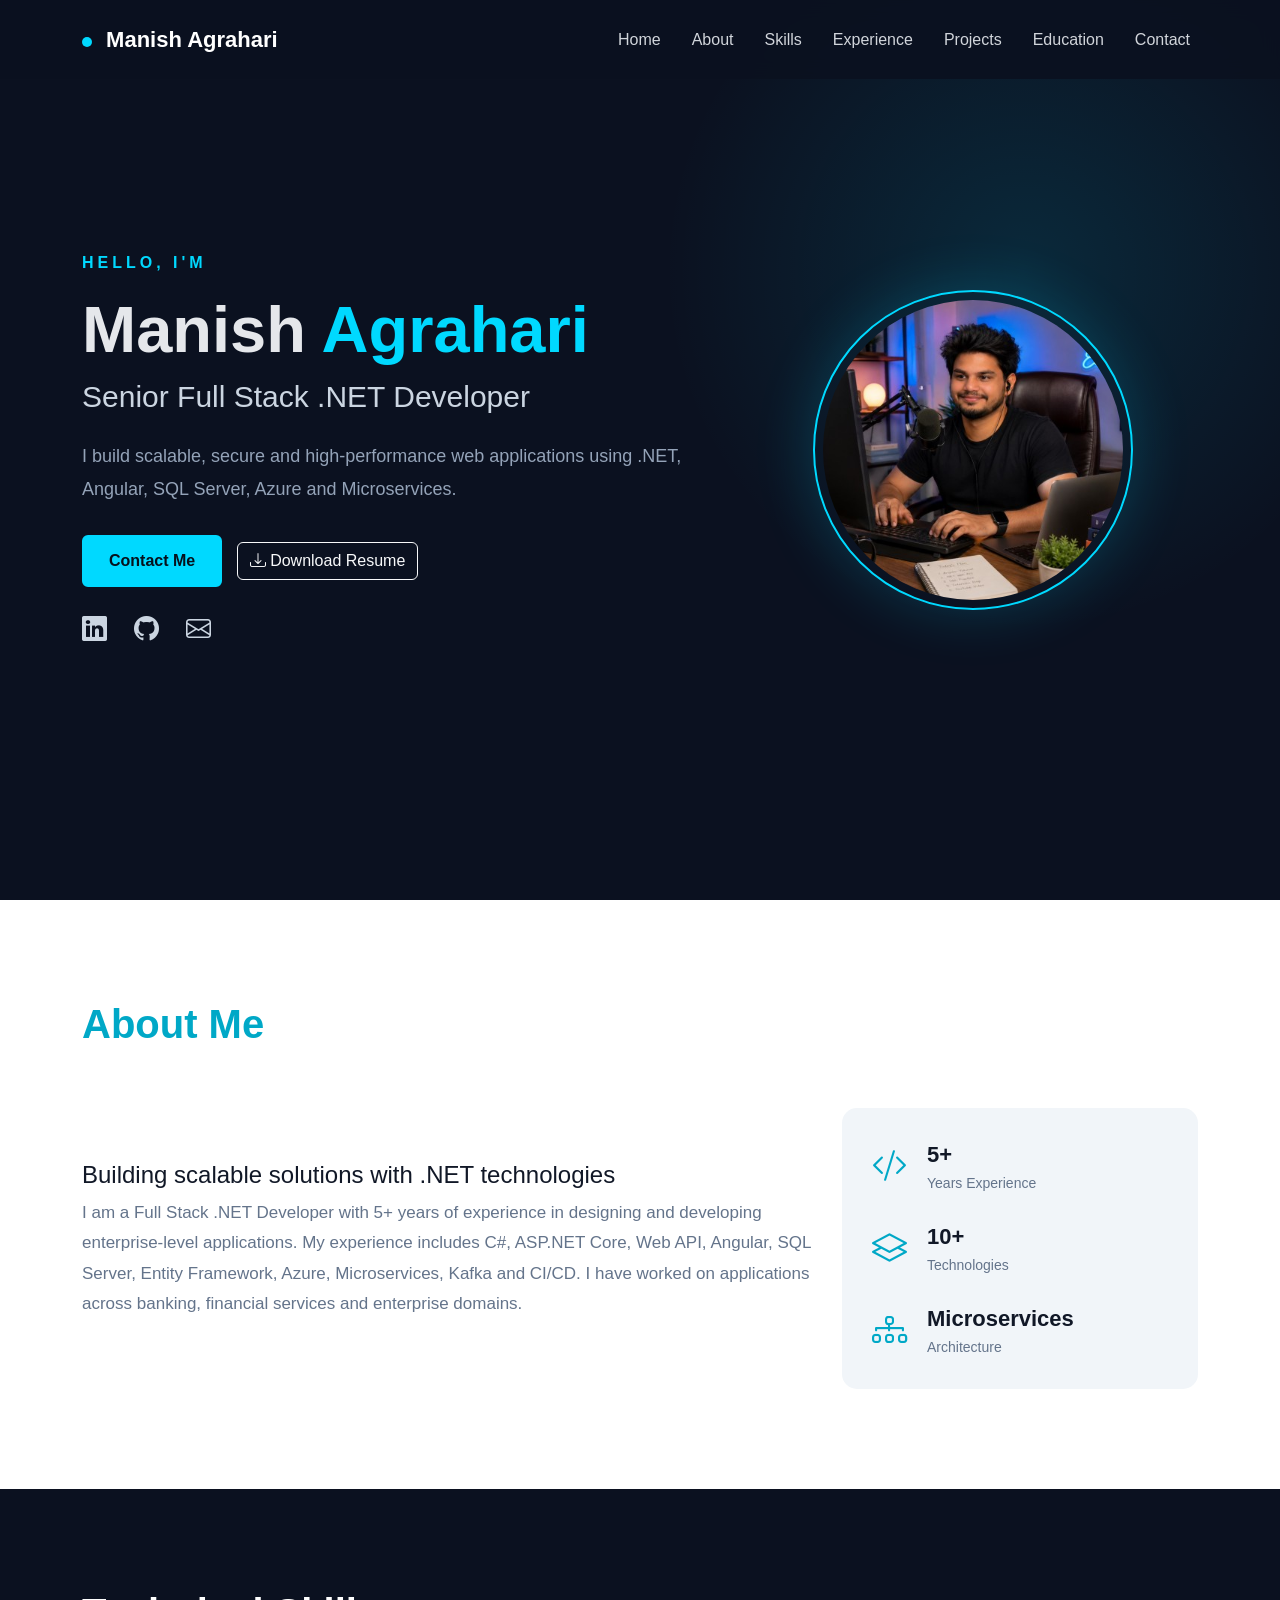
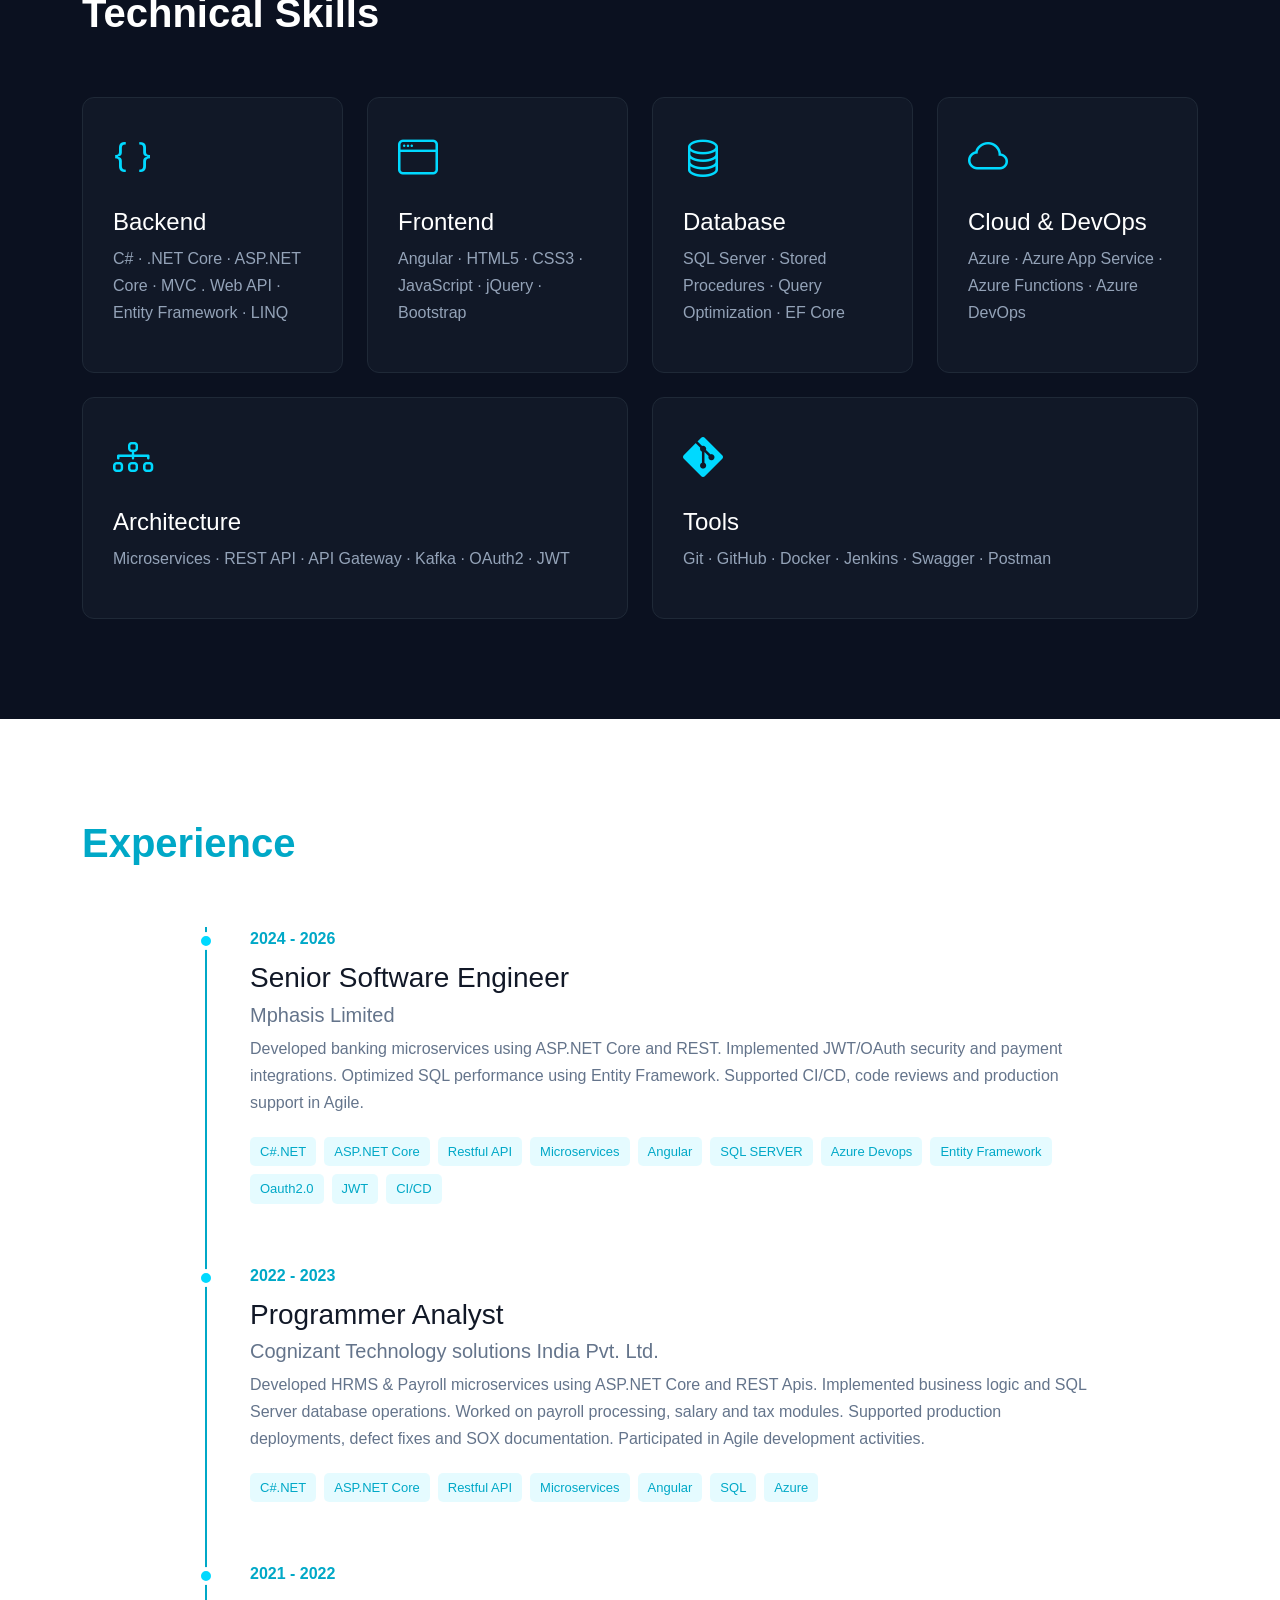
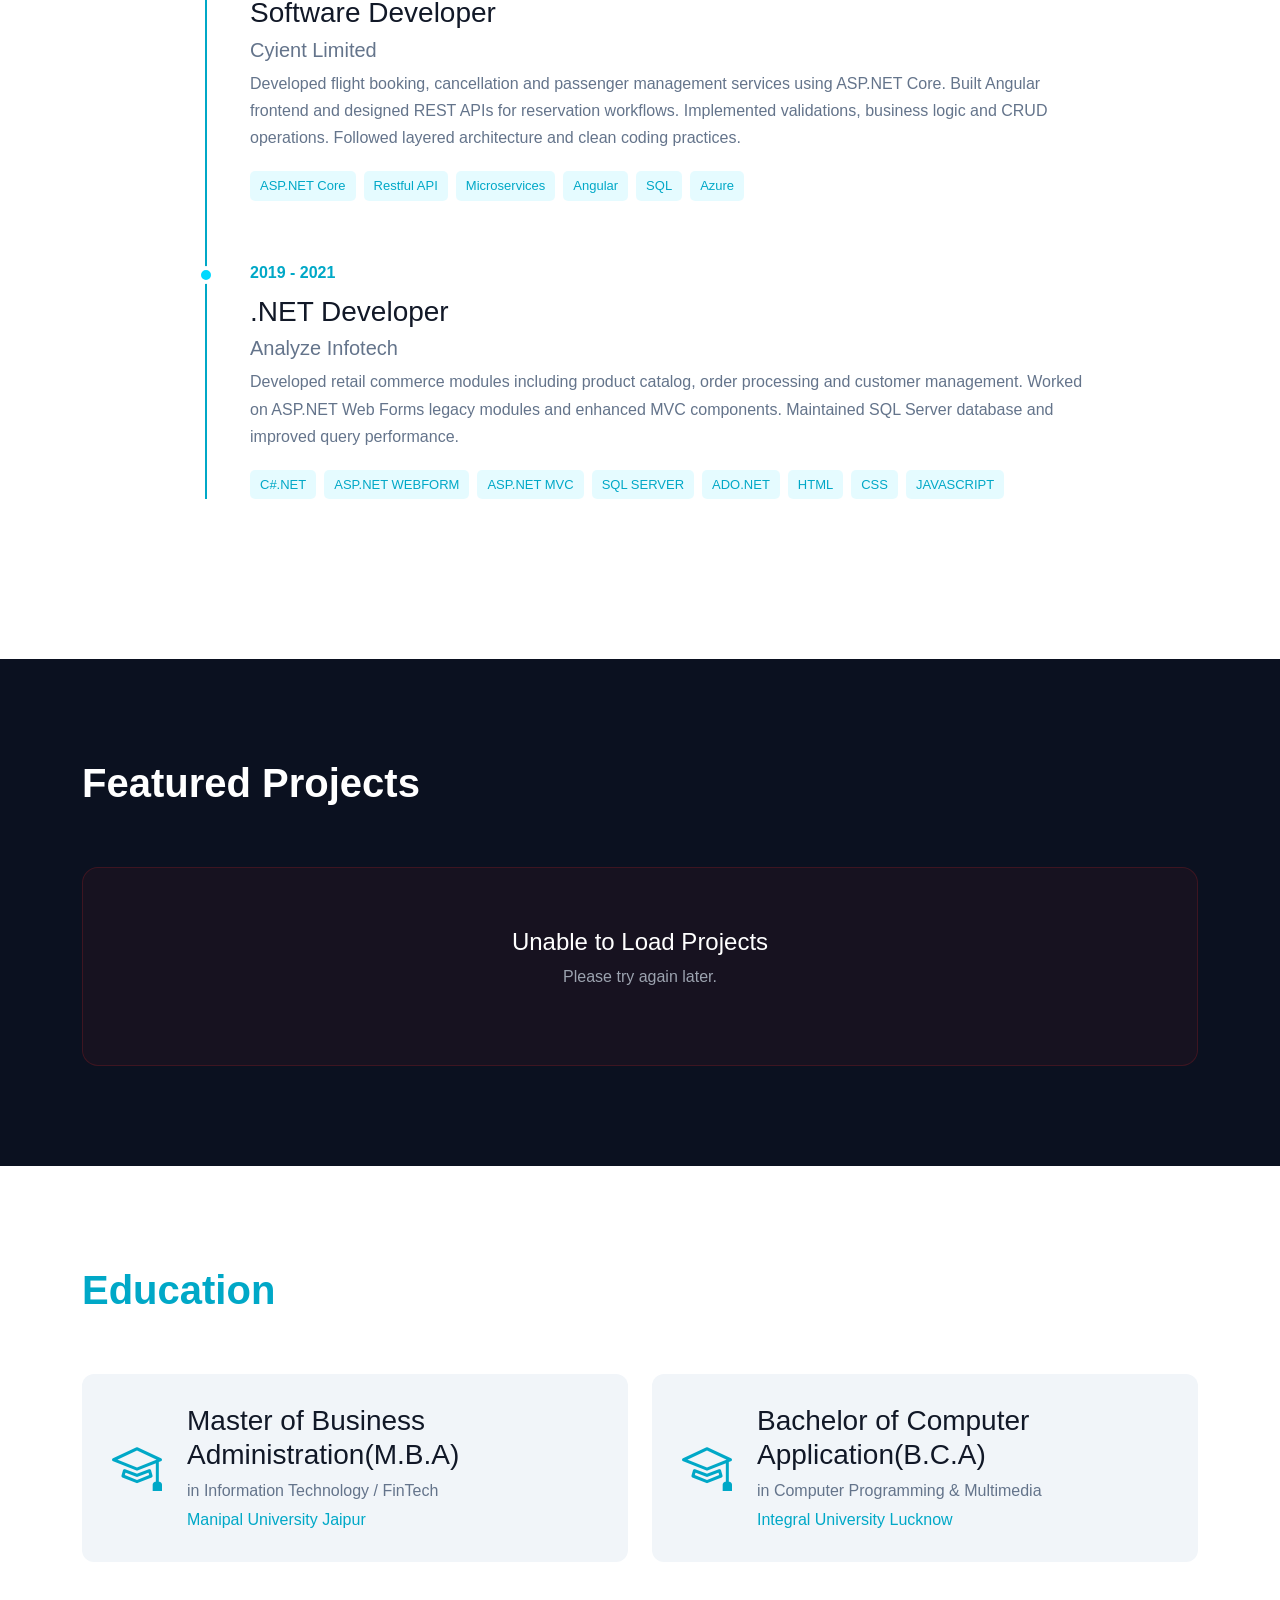
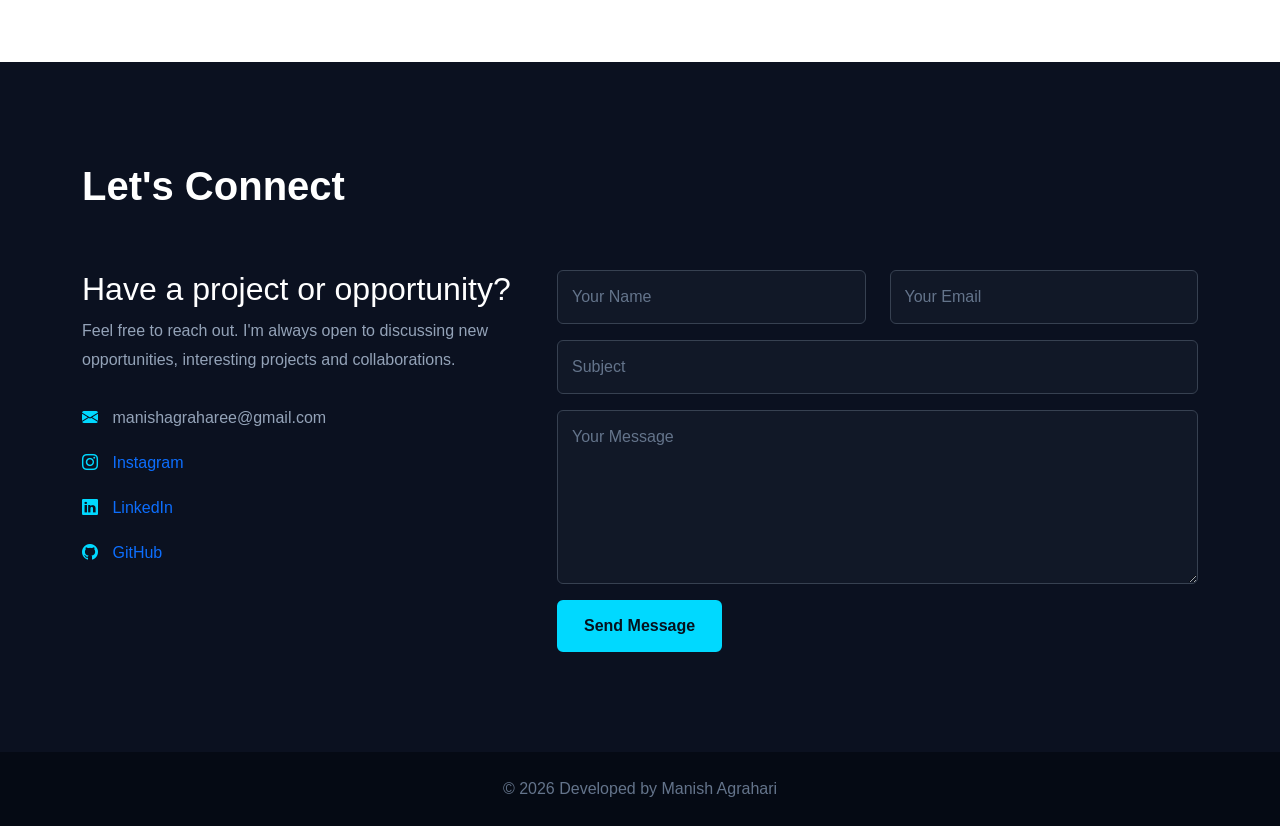
<file: UI/index.html>
<!DOCTYPE html>
<html lang="en">
<head>
    <meta charset="UTF-8">
    <meta name="viewport" content="width=device-width, initial-scale=1.0">

    <title>Manish Agrahari | Full Stack .NET Developer</title>

    <!-- Bootstrap -->
    <link href="https://cdn.jsdelivr.net/npm/bootstrap@5.3.3/dist/css/bootstrap.min.css" rel="stylesheet">

    <!-- Bootstrap Icons -->
    <link href="https://cdn.jsdelivr.net/npm/bootstrap-icons@1.11.3/font/bootstrap-icons.css" rel="stylesheet">

    <!-- Custom CSS -->
    <link rel="stylesheet" href="css/style.css">
</head>

<body>

<!-- ================= NAVBAR ================= -->

<nav class="navbar navbar-expand-lg navbar-dark fixed-top">
    <div class="container">

        <a class="navbar-brand fw-bold" href="#home">
            <span class="brand-dot"></span>
            Manish Agrahari
        </a>

        <button class="navbar-toggler" type="button"
                data-bs-toggle="collapse"
                data-bs-target="#navbarNav">
            <span class="navbar-toggler-icon"></span>
        </button>

        <div class="collapse navbar-collapse" id="navbarNav">

            <ul class="navbar-nav ms-auto">

                <li class="nav-item">
                    <a class="nav-link" href="#home">Home</a>
                </li>

                <li class="nav-item">
                    <a class="nav-link" href="#about">About</a>
                </li>

                <li class="nav-item">
                    <a class="nav-link" href="#skills">Skills</a>
                </li>

                <li class="nav-item">
                    <a class="nav-link" href="#experience">Experience</a>
                </li>

                <li class="nav-item">
                    <a class="nav-link" href="#projects">Projects</a>
                </li>

                <li class="nav-item">
                    <a class="nav-link" href="#education">Education</a>
                </li>

                <li class="nav-item">
                    <a class="nav-link" href="#contact">Contact</a>
                </li>

            </ul>

        </div>
    </div>
</nav>


<!-- ================= HERO ================= -->

<section id="home" class="hero-section">

    <div class="container">

        <div class="row align-items-center min-vh-100">

            <div class="col-lg-7">

                <p class="hero-small">
                    HELLO, I'M
                </p>

                <h1>
                    Manish <span>Agrahari</span>
                </h1>

                <h2>
                    Senior Full Stack .NET Developer
                </h2>

                <p class="hero-description">
                    I build scalable, secure and high-performance
                    web applications using .NET, Angular, SQL Server,
                    Azure and Microservices.
                </p>

                <div class="hero-buttons">

                    <a href="#contact" class="btn btn-primary-custom">
                        Contact Me
                    </a>

                    <a href="Resume/updatedResume6051.pdf"
                       class="btn btn-outline-light"
                       target="_blank">
                        <i class="bi bi-download"></i>
                        Download Resume
                    </a>

                </div>

                <div class="social-links mt-4">

                    <a href="https://www.linkedin.com/in/semanish/" target="_blank">
                        <i class="bi bi-linkedin"></i>
                    </a>

                    <a href="https://github.com/ManishAgrawaal?tab=repositories" target="_blank">
                        <i class="bi bi-github"></i>
                    </a>

                    <a href="">
                        <i class="bi bi-envelope"></i>
                    </a>

                </div>

            </div>


            <div class="col-lg-5 text-center">

                <div class="profile-container">

                    <div class="profile-ring">

                        <img src="images/photo.jpg"
                             alt="Manish Kumar"
                             class="profile-image">

                    </div>

                </div>

            </div>

        </div>

    </div>

</section>


<!-- ================= ABOUT ================= -->

<section id="about" class="section">

    <div class="container">

        <div class="section-title">
            <span> <h2>About Me</h2></span>
           
        </div>

        <div class="row align-items-center">

            <div class="col-lg-8">

                <h4>
                    Building scalable solutions with
                    <span>.NET technologies</span>
                </h4>

                <p>
                    I am a Full Stack .NET Developer with 5+ years
                    of experience in designing and developing
                    enterprise-level applications.
                    My experience includes C#, ASP.NET Core,
                    Web API, Angular, SQL Server, Entity Framework,
                    Azure, Microservices, Kafka and CI/CD.
                    I have worked on applications across banking,
                    financial services and enterprise domains.
                </p>

            </div>

            <div class="col-lg-4">

                <div class="about-card">

                    <div class="about-item">
                        <i class="bi bi-code-slash"></i>
                        <div>
                            <strong>5+</strong>
                            <small>Years Experience</small>
                        </div>
                    </div>

                    <div class="about-item">
                        <i class="bi bi-layers"></i>
                        <div>
                            <strong>10+</strong>
                            <small>Technologies</small>
                        </div>
                    </div>

                    <div class="about-item">
                        <i class="bi bi-diagram-3"></i>
                        <div>
                            <strong>Microservices</strong>
                            <small>Architecture</small>
                        </div>
                    </div>

                </div>

            </div>

        </div>

    </div>

</section>


<!-- ================= SKILLS ================= -->

<section id="skills" class="section section-dark">

    <div class="container">

        <div class="section-title">
            <span><h2>Technical Skills</h2></span>
            
        </div>

        <div class="row g-4">

            <div class="col-md-3">

                <div class="skill-card">

                    <i class="bi bi-braces"></i>

                    <h4>Backend</h4>

                    <p>
                        C# · .NET Core · ASP.NET Core · MVC . Web API
                        · Entity Framework · LINQ
                    </p>

                </div>

            </div>


            <div class="col-md-3">

                <div class="skill-card">

                    <i class="bi bi-window"></i>

                    <h4>Frontend</h4>

                    <p>
                        Angular · HTML5 · CSS3 · JavaScript
                        · jQuery · Bootstrap
                    </p>

                </div>

            </div>


            <div class="col-md-3">

                <div class="skill-card">

                    <i class="bi bi-database"></i>

                    <h4>Database</h4>

                    <p>
                        SQL Server · Stored Procedures ·
                        Query Optimization · EF Core
                    </p>

                </div>

            </div>


            <div class="col-md-3">

                <div class="skill-card">

                    <i class="bi bi-cloud"></i>

                    <h4>Cloud & DevOps</h4>

                    <p>
                        Azure · Azure App Service ·
                        Azure Functions · Azure DevOps
                    </p>

                </div>

            </div>


            <div class="col-md-6">

                <div class="skill-card">

                    <i class="bi bi-diagram-3"></i>

                    <h4>Architecture</h4>

                    <p>
                        Microservices · REST API ·
                        API Gateway · Kafka · OAuth2 · JWT
                    </p>

                </div>

            </div>


            <div class="col-md-6">

                <div class="skill-card">

                    <i class="bi bi-git"></i>

                    <h4>Tools</h4>

                    <p>
                        Git · GitHub · Docker · Jenkins ·
                        Swagger · Postman
                    </p>

                </div>

            </div>

        </div>

    </div>

</section>


<!-- ================= EXPERIENCE ================= -->

<section id="experience" class="section">

    <div class="container">

        <div class="section-title">
            <span><h2>Experience</h2></span>
            
        </div>


        <div class="timeline">

            <div class="timeline-item">

                <div class="timeline-dot"></div>

                <div class="timeline-content">

                    <span class="timeline-date">
                        2024 - 2026
                    </span>

                    <h3>Senior Software Engineer</h3>

                    <h5>Mphasis Limited</h5>

                    <p>
                        Developed banking microservices using ASP.NET Core and REST. Implemented JWT/OAuth security and
                        payment integrations. Optimized SQL performance using Entity Framework. Supported CI/CD, code reviews
                        and production support in Agile. 
                    </p>

                    <div class="technology-list">
                         <span>C#.NET</span>
                        <span>ASP.NET Core</span>
                        <span>Restful API</span>
                        <span>Microservices</span>
                        <span>Angular</span>
                        <span>SQL SERVER</span>
                        <span>Azure Devops</span>
                         <span>Entity Framework</span>
                         <span>Oauth2.0</span>
                          <span>JWT</span>
                           <span>CI/CD</span>
                    </div>

                </div>

            </div>


            <div class="timeline-item">

                <div class="timeline-dot"></div>

                <div class="timeline-content">

                    <span class="timeline-date">
                        2022 - 2023
                    </span>

                    <h3>Programmer Analyst</h3>

                    <h5>Cognizant Technology solutions India Pvt. Ltd.</h5>

                    <p>
                        Developed HRMS & Payroll microservices using ASP.NET Core and REST Apis. Implemented business logic
                        and SQL Server database operations. Worked on payroll processing, salary and tax modules. Supported
                        production deployments, defect fixes and SOX documentation. Participated in Agile development activities.
                    </p>

                    <div class="technology-list">
                        <span>C#.NET</span>
                        <span>ASP.NET Core</span>
                        <span>Restful API</span>
                        <span>Microservices</span>
                        <span>Angular</span>
                        <span>SQL</span>
                        <span>Azure</span>
                    </div>

                </div>

            </div>

 <div class="timeline-item">

                <div class="timeline-dot"></div>

                <div class="timeline-content">

                    <span class="timeline-date">
                        2021 - 2022
                    </span>

                    <h3>Software Developer</h3>

                    <h5>Cyient Limited</h5>

                    <p>
                      Developed flight booking, cancellation and passenger management services using ASP.NET Core. Built Angular
                      frontend and designed REST APIs for reservation workflows. Implemented validations, business logic and
                      CRUD operations. Followed layered architecture and clean coding practices. 
                    </p>

                    <div class="technology-list">
                        <span>ASP.NET Core</span>
                        <span>Restful API</span>
                        <span>Microservices</span>
                        <span>Angular</span>
                        <span>SQL</span>
                        <span>Azure</span>
                    </div>

                </div>

            </div>

        
         <div class="timeline-item">

                <div class="timeline-dot"></div>

                <div class="timeline-content">

                    <span class="timeline-date">
                        2019 - 2021
                    </span>

                    <h3>.NET Developer</h3>

                    <h5>Analyze Infotech</h5>

                    <p>
                       Developed retail commerce modules including product catalog, order processing and customer management.
                       Worked on ASP.NET Web Forms legacy modules and enhanced MVC components. Maintained SQL Server database and improved query performance. 
                    </p>

                    <div class="technology-list">
                        <span>C#.NET</span>
                        <span>ASP.NET WEBFORM</span>
                        <span>ASP.NET MVC</span>
                        <span>SQL SERVER</span>
                        <span>ADO.NET</span>
                        <span>HTML</span>
                        <span>CSS</span>
                        <span>JAVASCRIPT</span>
                    </div>

                </div>

            </div>
        </div>

    </div>

</section>


<!-- ================= PROJECTS ================= -->

<section id="projects" class="section section-dark">

    <div class="container">

        <div class="section-title">
            <span><h2>Featured Projects</h2></span>
            
        </div>


      <div class="row g-4" id="projectsContainer">

            <!-- <div class="col-lg-6">

                <div class="project-card">

                    <div class="project-icon">
                        <i class="bi bi-bank"></i>
                    </div>

                    <h3>Banking Payment Platform</h3>

                    <p>
                        Enterprise banking platform supporting
                        secure payment processing and transaction
                        management.
                    </p>

                    <div class="technology-list">

                        <span>.NET 8</span>
                        <span>Angular</span>
                        <span>SQL</span>
                        <span>Kafka</span>
                        <span>Azure</span>

                    </div>

                    <div class="project-links">

                        <a href="#">
                            View Project
                            <i class="bi bi-arrow-right"></i>
                        </a>

                    </div>

                </div>

            </div>


            <div class="col-lg-6">

                <div class="project-card">

                    <div class="project-icon">
                        <i class="bi bi-cart3"></i>
                    </div>

                    <h3>E-Commerce Platform</h3>

                    <p>
                        Scalable e-commerce application with
                        product management, orders and payment
                        integration.
                    </p>

                    <div class="technology-list">

                        <span>C#</span>
                        <span>.NET Core</span>
                        <span>Angular</span>
                        <span>SQL</span>

                    </div>

                    <div class="project-links">

                        <a href="#">
                            View Project
                            <i class="bi bi-arrow-right"></i>
                        </a>

                    </div>

                </div>

            </div>


            <div class="col-lg-6">

                <div class="project-card">

                    <div class="project-icon">
                        <i class="bi bi-people"></i>
                    </div>

                    <h3>HRMS Application</h3>

                    <p>
                        Enterprise HR management platform for
                        employee, payroll and attendance management.
                    </p>

                    <div class="technology-list">

                        <span>ASP.NET Core</span>
                        <span>Angular</span>
                        <span>SQL Server</span>

                    </div>

                    <div class="project-links">

                        <a href="#">
                            View Project
                            <i class="bi bi-arrow-right"></i>
                        </a>

                    </div>

                </div>

            </div>

            <div class="col-lg-6">

                <div class="project-card">

                    <div class="project-icon">
                        <i class="bi bi-people"></i>
                    </div>

                    <h3>Air E-Ticket Booking System</h3>

                    <p>
                    Developed flight booking, cancellation and passenger management services using ASP.NET Core. Built Angular
                    frontend and designed REST APIs for reservation workflows. 
                    
                    </p>

                    <div class="technology-list">

                        <span>ASP.NET Core</span>
                        <span>Angular</span>
                        <span>SQL Server</span>

                    </div>

                    <div class="project-links">

                        <a href="#">
                            View Project
                            <i class="bi bi-arrow-right"></i>
                        </a>

                    </div>

                </div>

            </div> -->


        </div>

    </div>

</section>


<!-- ================= EDUCATION ================= -->

<section id="education" class="section">

    <div class="container">

        <div class="section-title">
            <span><h2>Education</h2></span>
        </div>
<div class="row g-4">
    <div class="col-lg-6">
        <div class="education-card">
            <div class="education-icon">
                <i class="bi bi-mortarboard"></i>
            </div>

            <div>

                <h3>Master of Business Administration(M.B.A)</h3>

                <p>
                    in Information Technology / FinTech
                </p>

                <span>
                    Manipal University Jaipur
                </span>

            </div>
            

        </div>
    </div>

    <div class="col-lg-6">
        <div class="education-card">
            <div class="education-icon">
                <i class="bi bi-mortarboard"></i>
            </div>

            <div>

                <h3>Bachelor of Computer Application(B.C.A)</h3>

                <p>
                    in Computer Programming & Multimedia
                </p>

                <span>
                    Integral University Lucknow
                </span>

            </div>
            

        </div>
    </div>
</div>
    </div>

</section>


<!-- ================= CONTACT ================= -->

<section id="contact" class="section section-dark">

    <div class="container">

        <div class="section-title">
            <span><h2>Let's Connect</h2></span>
            
        </div>

        <div class="row">

            <div class="col-lg-5">

                <h3>
                    Have a project or opportunity?
                </h3>

                <p>
                    Feel free to reach out. I'm always open
                    to discussing new opportunities,
                    interesting projects and collaborations.
                </p>

                <div class="contact-info">
<p>
        <a>
            <i class="bi bi-envelope-fill"></i>
            manishagraharee@gmail.com
        </a>
    </p>
                  <p>
        <a href="https://www.instagram.com/manishagraharee/" target="_blank">
            <i class="bi bi-instagram"></i>
            Instagram
        </a>
    </p>

    <p>
        <a href="https://www.linkedin.com/in/semanish/" target="_blank">
            <i class="bi bi-linkedin"></i>
            LinkedIn
        </a>
    </p>

    <p>
        <a href="https://github.com/ManishAgrawaal" target="_blank">
            <i class="bi bi-github"></i>
            GitHub
        </a>
    </p>

                </div>

            </div>


            <div class="col-lg-7">

                <form id="contactForm">

                    <div class="row">

                        <div class="col-md-6 mb-3">

                            <input type="text"
                                   id="name"
                                   class="form-control"
                                   placeholder="Your Name">

                        </div>

                        <div class="col-md-6 mb-3">

                            <input type="email"
                                   id="email"
                                   class="form-control"
                                   placeholder="Your Email">

                        </div>

                    </div>


                    <div class="mb-3">

                        <input type="text"
                               id="subject"
                               class="form-control"
                               placeholder="Subject">

                    </div>


                    <div class="mb-3">

                        <textarea id="message"
                                  class="form-control"
                                  rows="6"
                                  placeholder="Your Message"></textarea>

                    </div>


                    <button type="submit"
                            class="btn btn-primary-custom">

                        Send Message

                    </button>

                    <div id="formMessage"></div>

                </form>

            </div>

        </div>

    </div>

</section>


<!-- ================= FOOTER ================= -->

<footer>

    <div class="container text-center">

        <p>
            © <span id="year"></span> Developed by Manish Agrahari
        </p>

    </div>

</footer>


<!-- jQuery -->
<script src="https://code.jquery.com/jquery-3.7.1.min.js"></script>

<!-- Bootstrap JS -->
<script src="https://cdn.jsdelivr.net/npm/bootstrap@5.3.3/dist/js/bootstrap.bundle.min.js"></script>

<!-- Custom JS -->
<script src="js/script.js"></script>

</body>
</html>
</file>
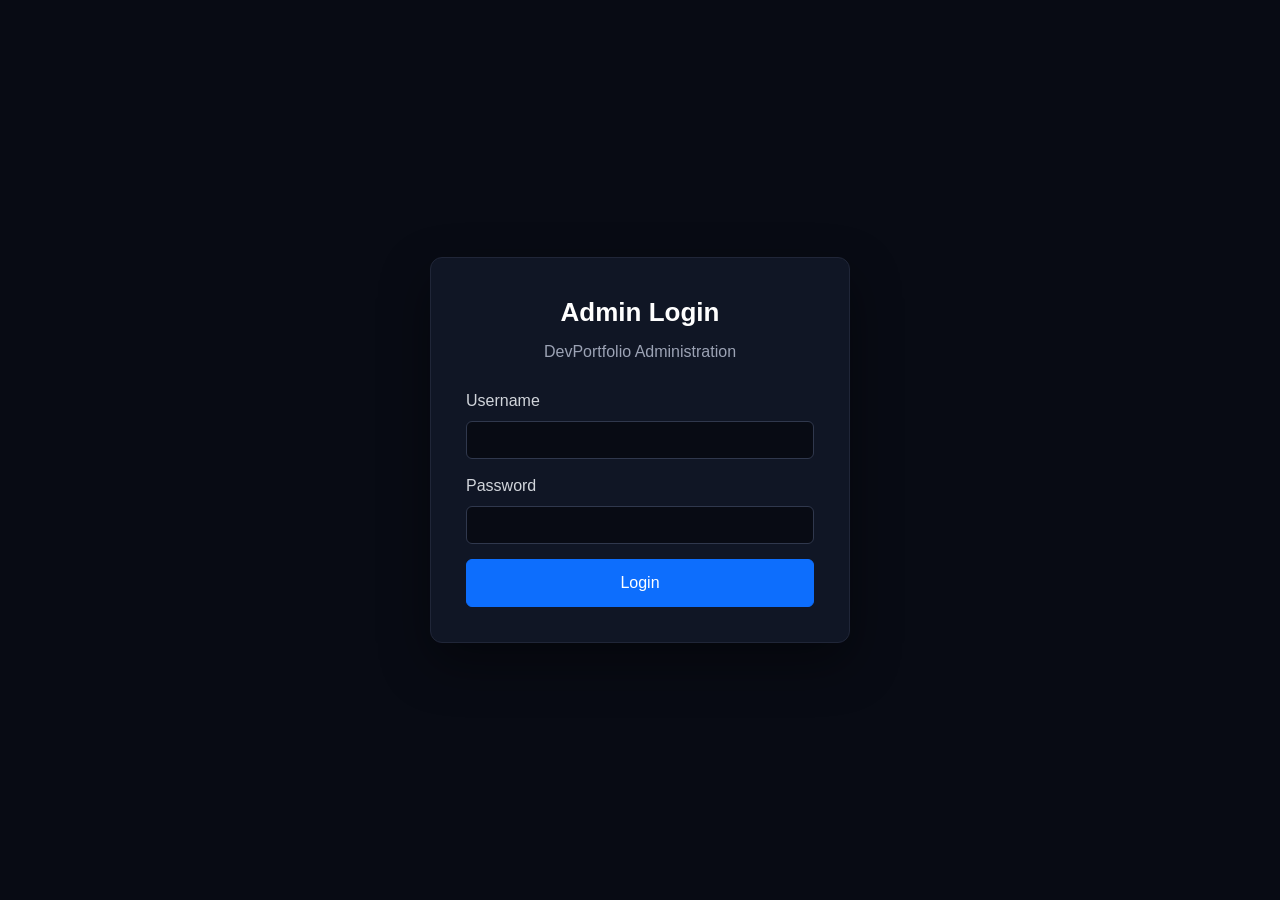
<file: UI/admin.html>
<!DOCTYPE html>
<html lang="en">

<head>

    <meta charset="UTF-8">

    <meta name="viewport"
          content="width=device-width, initial-scale=1.0">

    <title>Admin Dashboard | DevPortfolio</title>


    <!-- Bootstrap CSS -->
    <link href="https://cdn.jsdelivr.net/npm/bootstrap@5.3.3/dist/css/bootstrap.min.css"
          rel="stylesheet">


    <style>

        * {
            box-sizing: border-box;
        }


        body {
            margin: 0;
            font-family: Arial, sans-serif;
            background: #080b14;
            color: #ffffff;
        }


        /* =========================
           LOGIN SCREEN
        ========================= */
        #loginScreen {
            min-height: 100vh;
            display: flex;
            align-items: center;
            justify-content: center;
            padding: 20px;
        }

        .login-card {
            width: 100%;
            max-width: 420px;
            background: #101625;
            border: 1px solid #202638;
            border-radius: 12px;
            padding: 35px;
            box-shadow: 0 20px 50px rgba(0,0,0,0.4);
        }

        .login-title {
            text-align: center;
            margin-bottom: 8px;
            font-size: 26px;
            font-weight: bold;
        }

        .login-subtitle {
            text-align: center;
            color: #9ca3b5;
            margin-bottom: 25px;
        }

        #loginScreen .form-control {
            margin-bottom: 15px;
        }

        .login-btn {
            width: 100%;
            padding: 11px;
        }

        .login-error {
            display: none;
        }

        /* =========================
           HEADER
        ========================= */

        .admin-header {
            background: #0d1220;
            border-bottom: 1px solid #202638;
            padding: 20px 40px;
        }


        .header-container {
            max-width: 1200px;
            margin: auto;

            display: flex;
            align-items: center;
            justify-content: space-between;
        }


        .logo {
            font-size: 22px;
            font-weight: bold;
        }


        .logo span {
            color: #8b5cf6;
        }


        .dashboard-title {
            color: #aeb6cc;
            font-size: 14px;
        }


        /* =========================
           MAIN
        ========================= */

        .container {
            width: 90%;
            max-width: 1200px;
            margin: 40px auto;
        }


        .page-title {
            margin-bottom: 30px;
        }


        .page-title h1 {
            margin-bottom: 8px;
            font-size: 32px;
        }


        .page-title p {
            color: #9ca3b5;
        }


        /* =========================
           STATISTICS
        ========================= */

        .stats {
            display: grid;
            grid-template-columns: repeat(3, 1fr);
            gap: 20px;
            margin-bottom: 30px;
        }


        .stat-card {
            background: #101625;
            border: 1px solid #202638;
            border-radius: 10px;
            padding: 25px;
        }


        .stat-card h3 {
            margin: 0 0 10px;
            color: #9ca3b5;
            font-size: 14px;
        }


        .stat-number {
            font-size: 30px;
            font-weight: bold;
        }


        /* =========================
           COMMON SECTION
        ========================= */

        .admin-section {
            background: #101625;
            border: 1px solid #202638;
            border-radius: 10px;
            overflow: hidden;
            margin-bottom: 30px;
        }


        .section-header {
            padding: 20px;

            border-bottom: 1px solid #202638;

            display: flex;
            justify-content: space-between;
            align-items: center;
        }


        .section-header h2 {
            margin: 0;
            font-size: 20px;
        }


        .header-buttons {
            display: flex;
            gap: 10px;
        }


        /* =========================
           BUTTONS
        ========================= */

        .refresh-btn {
            background: #4f46e5;
            color: white;
            border: none;

            padding: 9px 16px;

            border-radius: 6px;
            cursor: pointer;
        }


        .refresh-btn:hover {
            background: #4338ca;
        }


        .add-btn {
            background: #059669;
            color: white;
            border: none;

            padding: 9px 16px;

            border-radius: 6px;
            cursor: pointer;
        }


        .add-btn:hover {
            background: #047857;
        }


        .edit-btn {
            background: #2563eb;
            color: white;
            border: none;

            padding: 7px 12px;

            border-radius: 5px;
            cursor: pointer;

            margin-bottom: 5px;
        }


        .edit-btn:hover {
            background: #1d4ed8;
        }


        .delete-btn {
            background: #dc2626;
            color: white;
            border: none;

            padding: 7px 12px;

            border-radius: 5px;
            cursor: pointer;
        }


        .delete-btn:hover {
            background: #b91c1c;
        }


        /* =========================
           TABLE
        ========================= */

        .table-wrapper {
            overflow-x: auto;
        }


        table {
            width: 100%;
            border-collapse: collapse;
        }


        th,
        td {
            padding: 15px;
            text-align: left;
            border-bottom: 1px solid #202638;
        }


        th {
            color: #9ca3b5;
            font-size: 13px;
            text-transform: uppercase;
        }


        td {
            font-size: 14px;
        }


        .message-cell {
            max-width: 300px;
            color: #b8c0d4;
        }


        .project-description {
            max-width: 300px;
            color: #aeb6cc;
            line-height: 1.5;
        }


        .technology-cell {
            min-width: 220px;
            color: #ffffff;
        }


        .action-cell {
            white-space: nowrap;
        }


        /* =========================
           STATUS
        ========================= */

        .status {
            padding: 20px;
            text-align: center;
            color: #9ca3b5;
        }


        /* =========================
           MODAL
        ========================= */

        .modal-content {
            background: #101625;
            color: white;
            border: 1px solid #30384d;
        }


        .modal-header {
            border-bottom: 1px solid #30384d;
        }


        .modal-footer {
            border-top: 1px solid #30384d;
        }


        .modal-title {
            color: white;
        }


        .form-label {
            color: #d1d5db;
            font-weight: 500;
        }


        .form-control {
            background: #080b14;
            border: 1px solid #30384d;
            color: white;
        }


        .form-control:focus {
            background: #080b14;
            color: white;

            border-color: #6366f1;

            box-shadow: 0 0 0 0.2rem rgba(99, 102, 241, 0.2);
        }


        .form-control::placeholder {
            color: #6b7280;
        }


        .btn-close {
            filter: invert(1);
        }


        /* =========================
           RESPONSIVE
        ========================= */

        @media (max-width: 768px) {

            .stats {
                grid-template-columns: 1fr;
            }


            .admin-header {
                padding: 20px;
            }


            .container {
                width: 95%;
            }


            .page-title h1 {
                font-size: 26px;
            }


            .section-header {
                flex-direction: column;
                align-items: flex-start;
                gap: 15px;
            }


            .header-buttons {
                width: 100%;
            }


            .header-buttons button {
                flex: 1;
            }

        }

    </style>

</head>


<body>


    <!-- =========================
         LOGIN SCREEN
    ========================= -->
    <section id="loginScreen">
        <div class="login-card">
            <div class="login-title">Admin Login</div>
            <div class="login-subtitle">DevPortfolio Administration</div>

            <form id="loginForm">
                <label class="form-label" for="loginUsername">Username</label>
                <input type="text" id="loginUsername" class="form-control" autocomplete="username" required>

                <label class="form-label" for="loginPassword">Password</label>
                <input type="password" id="loginPassword" class="form-control" autocomplete="current-password" required>

                <div id="loginMessage" class="alert alert-danger login-error"></div>

                <button type="submit" id="loginButton" class="btn btn-primary login-btn">Login</button>
            </form>
        </div>
    </section>

    <div id="adminDashboard" style="display:none;">

    <!-- =========================
         HEADER
    ========================= -->

    <header class="admin-header">

        <div class="header-container">

            <div class="logo">

                &lt;<span>DevPortfolio</span> /&gt;

            </div>


            <div class="header-buttons">
                <div class="dashboard-title">Admin Dashboard</div>
                <button class="btn btn-danger btn-sm" onclick="logout()">Logout</button>
            </div>

        </div>

    </header>



    <!-- =========================
         MAIN
    ========================= -->

    <main>

        <div class="container">


            <!-- =========================
                 PAGE TITLE
            ========================= -->

            <div class="page-title">

                <h1>
                    Admin Dashboard
                </h1>

                <p>
                    Manage contact messages and portfolio projects.
                </p>

            </div>



            <!-- =========================
                 STATISTICS
            ========================= -->

            <div class="stats">

                <div class="stat-card">

                    <h3>
                        Total Messages
                    </h3>

                    <div class="stat-number"
                         id="totalMessages">

                        0

                    </div>

                </div>


                <div class="stat-card">

                    <h3>
                        Total Projects
                    </h3>

                    <div class="stat-number"
                         id="totalProjects">

                        0

                    </div>

                </div>


                <div class="stat-card">

                    <h3>
                        Status
                    </h3>

                    <div class="stat-number">

                        Active

                    </div>

                </div>

            </div>



            <!-- =========================
                 CONTACT MESSAGES
            ========================= -->

            <section class="admin-section">


                <div class="section-header">

                    <h2>
                        Visitor Messages
                    </h2>


                    <button class="refresh-btn"
                            onclick="loadMessages()">

                        ↻ Refresh

                    </button>

                </div>



                <div class="table-wrapper">

                    <table>

                        <thead>

                            <tr>

                                <th>
                                    ID
                                </th>

                                <th>
                                    Name
                                </th>

                                <th>
                                    Email
                                </th>

                                <th>
                                    Subject
                                </th>

                                <th>
                                    Message
                                </th>

                                <th>
                                    Date
                                </th>

                                <th>
                                    Action
                                </th>

                            </tr>

                        </thead>


                        <tbody id="messagesTable">

                            <tr>

                                <td colspan="7"
                                    class="status">

                                    Loading messages...

                                </td>

                            </tr>

                        </tbody>

                    </table>

                </div>

            </section>



            <!-- =========================
                 PORTFOLIO PROJECTS
            ========================= -->

            <section class="admin-section">


                <div class="section-header">

                    <h2>
                        Portfolio Projects
                    </h2>


                    <div class="header-buttons">

                        <button class="refresh-btn"
                                onclick="loadProjects()">

                            ↻ Refresh

                        </button>


                        <button class="add-btn"
                                onclick="openAddProjectModal()">

                            + Add Project

                        </button>

                    </div>

                </div>



                <div class="table-wrapper">

                    <table>

                        <thead>

                            <tr>

                                <th>
                                    ID
                                </th>

                                <th>
                                    Project
                                </th>

                                <th>
                                    Technologies
                                </th>

                                <th>
                                    Date
                                </th>

                                <th>
                                    Action
                                </th>

                            </tr>

                        </thead>


                        <tbody id="projectsTable">

                            <tr>

                                <td colspan="5"
                                    class="status">

                                    Loading projects...

                                </td>

                            </tr>

                        </tbody>

                    </table>

                </div>

            </section>


        </div>

    </main>



    <!-- =========================
         PROJECT MODAL
    ========================= -->

    <div class="modal fade"
         id="projectModal"
         tabindex="-1"
         aria-hidden="true">


        <div class="modal-dialog modal-lg modal-dialog-centered">


            <div class="modal-content">


                <div class="modal-header">


                    <h5 class="modal-title"
                        id="projectModalTitle">

                        Add Project

                    </h5>


                    <button type="button"
                            class="btn-close"
                            data-bs-dismiss="modal">

                    </button>

                </div>



                <div class="modal-body">


                    <form id="projectForm">


                        <!-- Project ID -->

                        <input type="hidden"
                               id="projectId">



                        <div class="row">


                            <!-- Project Title -->

                            <div class="col-md-6 mb-3">

                                <label class="form-label">

                                    Project Title

                                </label>


                                <input type="text"
                                       class="form-control"
                                       id="projectTitle"
                                       placeholder="Banking Application"
                                       required>

                            </div>



                            <!-- Technologies -->

                            <div class="col-md-6 mb-3">

                                <label class="form-label">

                                    Technologies

                                </label>


                                <input type="text"
                                       class="form-control"
                                       id="projectTechnologies"
                                       placeholder="C#, .NET, Angular, SQL"
                                       required>

                            </div>

                        </div>



                        <!-- Description -->

                        <div class="mb-3">

                            <label class="form-label">

                                Description

                            </label>


                            <textarea class="form-control"
                                      id="projectDescription"
                                      rows="4"
                                      placeholder="Describe your project..."
                                      required></textarea>

                        </div>
<!-- FORM MESSAGE -->

                        <div id="projectFormMessage"></div>



                        <!-- BUTTONS -->

                        <div class="text-end">

                            <button type="button"
                                    class="btn btn-secondary"
                                    data-bs-dismiss="modal">

                                Cancel

                            </button>


                            <button type="submit"
                                    class="btn btn-primary">

                                Save Project

                            </button>

                        </div>


                    </form>

                </div>

            </div>

        </div>

    </div>



    </div>

    <!-- =========================
         BOOTSTRAP JS
    ========================= -->

    <script src="https://cdn.jsdelivr.net/npm/bootstrap@5.3.3/dist/js/bootstrap.bundle.min.js">
    </script>



    <!-- =========================
         JAVASCRIPT
    ========================= -->

    <script>


        // ==================================================
        // API URLS
        // ==================================================

        const CONTACT_API =
            "http://localhost:5135/api/Contact";


        const PROJECT_API =
            "http://localhost:5135/api/Projects";

        const AUTH_API =
            "http://localhost:5135/api/Auth/login";

        // ==================================================
        // JWT AUTHENTICATION
        // ==================================================

        function getToken() {
            return localStorage.getItem("adminToken");
        }

        function authHeaders(includeJson = true) {
            const headers = {
                "Accept": "application/json"
            };

            if (includeJson) {
                headers["Content-Type"] = "application/json";
            }

            const token = getToken();

            if (token) {
                headers["Authorization"] = `Bearer ${token}`;
            }

            return headers;
        }

        function clearAuth() {
            localStorage.removeItem("adminToken");
            localStorage.removeItem("adminUsername");
            localStorage.removeItem("adminRole");
        }

        function showLogin() {
            document.getElementById("adminDashboard").style.display = "none";
            document.getElementById("loginScreen").style.display = "flex";
        }

        function showDashboard() {
            const token = getToken();

            if (!token) {
                showLogin();
                return;
            }

            document.getElementById("loginScreen").style.display = "none";
            document.getElementById("adminDashboard").style.display = "block";

            loadMessages();
            loadProjects();
        }

        function handleUnauthorized(status) {
            console.error("Authorization failed. HTTP status:", status);

            clearAuth();
            showLogin();

            if (status === 403) {
                alert("Access denied. Your account does not have the Admin role.");
            } else {
                alert("Your session is invalid or expired. Please login again.");
            }
        }

        async function login(username, password) {
            const response = await fetch(AUTH_API, {
                method: "POST",
                headers: { "Content-Type": "application/json" },
                body: JSON.stringify({ username, password })
            });

            const text = await response.text();
            let data = {};
            try { data = text ? JSON.parse(text) : {}; } catch { }

            if (!response.ok) {
                throw new Error(data.message || data.title || "Invalid username or password.");
            }

            if (!data.token) {
                throw new Error("Login succeeded but no JWT token was returned by the API.");
            }

            localStorage.setItem("adminToken", data.token);
            if (data.username) localStorage.setItem("adminUsername", data.username);
            if (data.role) localStorage.setItem("adminRole", data.role);
        }

        function logout() {
            clearAuth();
            document.getElementById("loginPassword").value = "";
            document.getElementById("loginMessage").style.display = "none";
            showLogin();
        }

        document.addEventListener("DOMContentLoaded", function () {
            document.getElementById("loginForm").addEventListener("submit", async function (event) {
                event.preventDefault();

                const username = document.getElementById("loginUsername").value.trim();
                const password = document.getElementById("loginPassword").value;
                const button = document.getElementById("loginButton");
                const message = document.getElementById("loginMessage");

                button.disabled = true;
                button.textContent = "Logging in...";
                message.style.display = "none";

                try {
                    await login(username, password);
                    showDashboard();
                } catch (error) {
                    message.textContent = error.message;
                    message.style.display = "block";
                } finally {
                    button.disabled = false;
                    button.textContent = "Login";
                }
            });

            // Existing modal/form initialization only after the page is ready.
            projectModal = new bootstrap.Modal(document.getElementById("projectModal"));
            document.getElementById("projectForm").addEventListener("submit", saveProject);

            if (getToken()) {
                showDashboard();
            } else {
                showLogin();
            }
        });



        // ==================================================
        // BOOTSTRAP MODAL
        // ==================================================

        let projectModal;






        // ==================================================
        // LOAD CONTACT MESSAGES
        // ==================================================

        async function loadMessages() {

            const table = document.getElementById("messagesTable");

            if (!table) {
                return;
            }

            const token = getToken();

            if (!token) {
                table.innerHTML = `
                    <tr>
                        <td colspan="7" class="status">
                            Please login to view visitor messages.
                        </td>
                    </tr>`;
                showLogin();
                return;
            }

            table.innerHTML = `
                <tr>
                    <td colspan="7" class="status">
                        Loading messages...
                    </td>
                </tr>`;

            try {
                const response = await fetch(CONTACT_API, {
                    method: "GET",
                    headers: authHeaders(false),
                    cache: "no-store"
                });

                const responseText = await response.text();

                if (response.status === 401 || response.status === 403) {
                    console.error("Contact API authorization failed:", response.status, responseText);
                    handleUnauthorized(response.status);
                    return;
                }

                if (!response.ok) {
                    throw new Error(
                        `Contact API failed. HTTP ${response.status}: ${responseText || "Unknown error"}`
                    );
                }

                let messages = [];
                try {
                    messages = responseText ? JSON.parse(responseText) : [];
                } catch {
                    throw new Error("Contact API returned an invalid JSON response.");
                }

                if (!Array.isArray(messages)) {
                    throw new Error("Contact API returned an unexpected response format.");
                }

                document.getElementById("totalMessages").textContent = messages.length;

                if (messages.length === 0) {
                    table.innerHTML = `
                        <tr>
                            <td colspan="7" class="status">
                                No messages found.
                            </td>
                        </tr>`;
                    return;
                }

                table.innerHTML = "";

                messages.forEach(function (item) {
                    const row = document.createElement("tr");

                    row.innerHTML = `
                        <td>${item.id ?? ""}</td>
                        <td>${escapeHtml(item.name ?? "")}</td>
                        <td>${escapeHtml(item.email ?? "")}</td>
                        <td>${escapeHtml(item.subject ?? "")}</td>
                        <td class="message-cell">${escapeHtml(item.message ?? "")}</td>
                        <td>${formatDate(item.createdAt)}</td>
                        <td>
                            <button
                                class="delete-btn"
                                onclick="deleteMessage(${Number(item.id)})">
                                Delete
                            </button>
                        </td>`;

                    table.appendChild(row);
                });
            }
            catch (error) {
                console.error("Load messages error:", error);

                table.innerHTML = `
                    <tr>
                        <td colspan="7" class="status">
                            Unable to load messages.<br>
                            <small>${escapeHtml(error.message || "Unknown error")}</small>
                        </td>
                    </tr>`;
            }
        }


        // ==================================================
        // DELETE MESSAGE
        // ==================================================

        async function deleteMessage(id) {

            if (!getToken()) {
                showLogin();
                return;
            }

            if (!confirm("Are you sure you want to delete this message?")) {
                return;
            }

            try {
                const response = await fetch(`${CONTACT_API}/${id}`, {
                    method: "DELETE",
                    headers: authHeaders(false)
                });

                const responseText = await response.text();

                if (response.status === 401 || response.status === 403) {
                    handleUnauthorized(response.status);
                    return;
                }

                if (!response.ok) {
                    throw new Error(
                        `Delete failed. HTTP ${response.status}: ${responseText || "Unknown error"}`
                    );
                }

                alert("Message deleted successfully.");
                await loadMessages();
            }
            catch (error) {
                console.error("Delete message error:", error);
                alert(error.message || "Unable to delete message.");
            }
        }


        // ==================================================
        // LOAD PROJECTS
        // ==================================================

        async function loadProjects() {


            const table =
                document.getElementById("projectsTable");


            table.innerHTML = `

                <tr>

                    <td colspan="5"
                        class="status">

                        Loading projects...

                    </td>

                </tr>

            `;


            try {


                const response =
                    await fetch(PROJECT_API);


                if (!response.ok) {

                    throw new Error(
                        "Unable to load projects."
                    );

                }


                const projects =
                    await response.json();



                // Update total

                document.getElementById(
                    "totalProjects"
                ).textContent =
                    projects.length;



                // Empty state

                if (
                    !projects ||
                    projects.length === 0
                ) {

                    table.innerHTML = `

                        <tr>

                            <td colspan="5"
                                class="status">

                                No projects found.

                            </td>

                        </tr>

                    `;

                    return;

                }



                table.innerHTML = "";



                projects.forEach(
                    function (project) {


                        const row =
                            document.createElement("tr");


                        row.innerHTML = `

                            <td>
                                ${project.id}
                            </td>


                            <td>

                                <strong>
                                    ${escapeHtml(project.title)}
                                </strong>

                                <br>

                                <div class="project-description">

                                    ${escapeHtml(
                                        project.description
                                    )}

                                </div>

                            </td>


                            <td class="technology-cell">

                                ${escapeHtml(
                                    project.technologies
                                )}

                            </td>


                            <td>

                                ${formatDate(
                                    project.createdAt
                                )}

                            </td>


                            <td class="action-cell">


                                <button
                                    class="edit-btn"
                                    onclick="editProject(${project.id})">

                                    Edit

                                </button>


                                <br>


                                <button
                                    class="delete-btn"
                                    onclick="deleteProject(${project.id})">

                                    Delete

                                </button>


                            </td>

                        `;


                        table.appendChild(row);

                    }
                );


            }
            catch (error) {

                console.error(error);


                table.innerHTML = `

                    <tr>

                        <td colspan="5"
                            class="status">

                            Unable to load projects.

                            <br>

                            Make sure ASP.NET Core API is running.

                        </td>

                    </tr>

                `;

            }

        }



        // ==================================================
        // OPEN ADD PROJECT MODAL
        // ==================================================

        function openAddProjectModal() {
            document.getElementById("projectForm").reset();
            document.getElementById("projectId").value = "";
            document.getElementById("projectModalTitle").textContent =
                "Add Project";
            document.getElementById("projectFormMessage").innerHTML = "";
            projectModal.show();
        }



        // ==================================================
        // EDIT PROJECT
        // ==================================================

        async function editProject(id) {
            try {
                const response = await fetch(`${PROJECT_API}/${id}`, {
                    method: "GET",
                    headers: authHeaders(false),
                    cache: "no-store"
                });

                if (!response.ok) {
                    const text = await response.text();
                    throw new Error(text || "Unable to load project.");
                }

                const project = await response.json();

                // Support both camelCase and PascalCase API responses.
                const projectId = project.id ?? project.Id;
                const title = project.title ?? project.Title ?? "";
                const technologies =
                    project.technologies ?? project.Technologies ?? "";
                const description =
                    project.description ?? project.Description ?? "";

                document.getElementById("projectId").value = projectId;
                document.getElementById("projectTitle").value = title;
                document.getElementById("projectTechnologies").value = technologies;
                document.getElementById("projectDescription").value = description;

                document.getElementById("projectModalTitle").textContent =
                    "Edit Project";

                document.getElementById("projectFormMessage").innerHTML = "";

                projectModal.show();
            }
            catch (error) {
                console.error("Edit project error:", error);
                alert(error.message || "Unable to load project.");
            }
        }


        // ==================================================
        // SAVE PROJECT
        // ADD + UPDATE
        // ==================================================

        async function saveProject(event) {
            event.preventDefault();

            const id = document.getElementById("projectId").value.trim();
            const title = document.getElementById("projectTitle").value.trim();
            const technologies =
                document.getElementById("projectTechnologies").value.trim();
            const description =
                document.getElementById("projectDescription").value.trim();

            if (!title) {
                showProjectMessage(
                    "Please enter project title.",
                    "danger"
                );
                return;
            }

            if (!technologies) {
                showProjectMessage(
                    "Please enter technologies.",
                    "danger"
                );
                return;
            }

            if (!description) {
                showProjectMessage(
                    "Please enter description.",
                    "danger"
                );
                return;
            }

            // Only send the fields that exist in the new UI.
            const projectData = {
                title: title,
                description: description,
                technologies: technologies
            };

            const saveButton = document.querySelector(
                "#projectForm button[type='submit']"
            );

            saveButton.disabled = true;
            saveButton.textContent = id ? "Updating..." : "Saving...";

            try {
                let response;

                if (id) {
                    // UPDATE
                    response = await fetch(`${PROJECT_API}/${id}`, {
                        method: "PUT",
                        headers: authHeaders(true),
                        body: JSON.stringify(projectData)
                    });
                }
                else {
                    // CREATE
                    response = await fetch(PROJECT_API, {
                        method: "POST",
                        headers: authHeaders(true),
                        body: JSON.stringify(projectData)
                    });
                }

                const responseText = await response.text();

                if (response.status === 401 || response.status === 403) {
                    handleUnauthorized(response.status);
                    return;
                }

                if (!response.ok) {
                    let errorMessage =
                        id
                            ? "Unable to update project."
                            : "Unable to save project.";

                    if (responseText) {
                        try {
                            const errorData = JSON.parse(responseText);

                            errorMessage =
                                errorData.message ||
                                errorData.title ||
                                errorData.detail ||
                                errorMessage;
                        }
                        catch {
                            errorMessage = responseText;
                        }
                    }

                    throw new Error(errorMessage);
                }

                showProjectMessage(
                    id
                        ? "Project updated successfully!"
                        : "Project added successfully!",
                    "success"
                );

                await loadProjects();

                // Clear edit mode before closing.
                document.getElementById("projectId").value = "";

                setTimeout(function () {
                    projectModal.hide();
                    document.getElementById("projectForm").reset();
                    document.getElementById("projectModalTitle").textContent =
                        "Add Project";
                    document.getElementById("projectFormMessage").innerHTML = "";
                }, 700);
            }
            catch (error) {
                console.error("Project save error:", error);

                showProjectMessage(
                    error.message || "Something went wrong.",
                    "danger"
                );
            }
            finally {
                saveButton.disabled = false;
                saveButton.textContent = "Save Project";
            }
        }


        // ==================================================
        // DELETE PROJECT
        // ==================================================

        async function deleteProject(id) {


            const confirmed =
                confirm(
                    "Are you sure you want to delete this project?"
                );


            if (!confirmed) {

                return;

            }



            try {


                const response =
                    await fetch(
                        `${PROJECT_API}/${id}`,
                        {
                            method: "DELETE",
                            headers: authHeaders(false)
                        }
                    );


                if (!response.ok) {

                    throw new Error(
                        "Delete project failed."
                    );

                }


                alert(
                    "Project deleted successfully."
                );


                loadProjects();


            }
            catch (error) {

                console.error(
                    error
                );


                alert(
                    "Unable to delete project."
                );

            }

        }



        // ==================================================
        // PROJECT FORM MESSAGE
        // ==================================================

        function showProjectMessage(
            message,
            type
        ) {


            document.getElementById(
                "projectFormMessage"
            ).innerHTML = `

                <div class="alert alert-${type} mt-3">

                    ${escapeHtml(message)}

                </div>

            `;

        }



        // ==================================================
        // DATE FORMAT
        // ==================================================

        function formatDate(date) {

            if (!date) {

                return "-";

            }


            return new Date(date)
                .toLocaleString();

        }



        // ==================================================
        // HTML SECURITY
        // ==================================================

        function escapeHtml(value) {


            if (
                value === null ||
                value === undefined
            ) {

                return "";

            }


            return String(value)

                .replace(
                    /&/g,
                    "&amp;"
                )

                .replace(
                    /</g,
                    "&lt;"
                )

                .replace(
                    />/g,
                    "&gt;"
                )

                .replace(
                    /"/g,
                    "&quot;"
                )

                .replace(
                    /'/g,
                    "&#039;"
                );

        }


    </script>


</body>

</html>
</file>
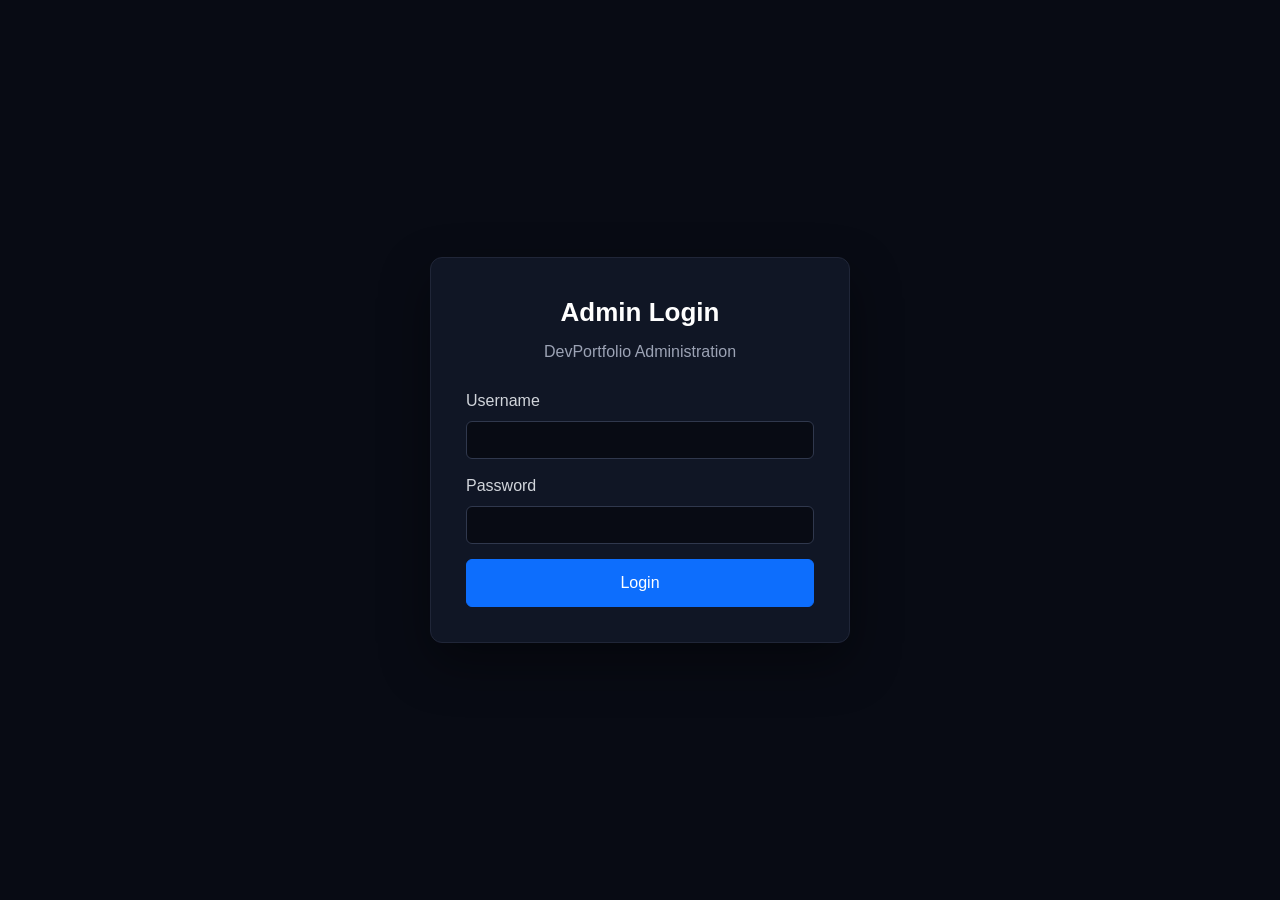
<file: DevPortfolio.API/wwwroot/admin.html>
<!DOCTYPE html>
<html lang="en">

<head>

    <meta charset="UTF-8">

    <meta name="viewport"
          content="width=device-width, initial-scale=1.0">

    <title>Admin Dashboard | DevPortfolio</title>


    <!-- Bootstrap CSS -->
    <link href="https://cdn.jsdelivr.net/npm/bootstrap@5.3.3/dist/css/bootstrap.min.css"
          rel="stylesheet">


    <!--<style>
            /* =========================================
       EMAIL CONVERSATION MODAL
    ========================================= */

            .conversation-modal {
                display: none;
                position: fixed;
                inset: 0;
                z-index: 9999;
                background: rgba(0, 0, 0, 0.75);
                align-items: center;
                justify-content: center;
                padding: 20px;
            }

                .conversation-modal.show {
                    display: flex;
                }

            .conversation-box {
                width: 100%;
                max-width: 850px;
                max-height: 90vh;
                background: #ffffff;
                border-radius: 14px;
                overflow: hidden;
                box-shadow: 0 20px 60px rgba(0, 0, 0, 0.35);
                display: flex;
                flex-direction: column;
            }

            .conversation-header {
                display: flex;
                align-items: center;
                justify-content: space-between;
                padding: 20px 24px;
                border-bottom: 1px solid #e5e7eb;
            }

                .conversation-header h2 {
                    margin: 0;
                    font-size: 21px;
                }

            .conversation-email {
                margin-top: 5px;
                color: #6b7280;
                font-size: 14px;
            }

            .conversation-close {
                border: none;
                background: transparent;
                font-size: 30px;
                cursor: pointer;
                color: #6b7280;
            }

            .conversation-messages {
                padding: 24px;
                overflow-y: auto;
                max-height: 430px;
                background: #f8fafc;
            }

            .conversation-message {
                padding: 16px;
                margin-bottom: 14px;
                border-radius: 10px;
                background: #ffffff;
                border: 1px solid #e5e7eb;
            }

                .conversation-message.admin {
                    background: #eef6ff;
                    border-left: 4px solid #2563eb;
                }

                .conversation-message.visitor {
                    border-left: 4px solid #10b981;
                }

            .conversation-message-header {
                display: flex;
                justify-content: space-between;
                gap: 15px;
                margin-bottom: 8px;
            }

            .conversation-message-name {
                font-weight: 600;
            }

            .conversation-message-date {
                font-size: 12px;
                color: #6b7280;
            }

            .conversation-message-email {
                font-size: 12px;
                color: #6b7280;
                margin-bottom: 10px;
            }

            .conversation-message-body {
                white-space: pre-wrap;
                line-height: 1.6;
            }

            .conversation-reply {
                padding: 20px 24px;
                border-top: 1px solid #e5e7eb;
                background: #ffffff;
            }

                .conversation-reply label {
                    display: block;
                    font-weight: 600;
                    margin-bottom: 8px;
                }

                .conversation-reply textarea {
                    width: 100%;
                    resize: vertical;
                    min-height: 110px;
                    padding: 12px;
                    border: 1px solid #d1d5db;
                    border-radius: 8px;
                    font-family: inherit;
                    box-sizing: border-box;
                }

            .reply-actions {
                display: flex;
                justify-content: flex-end;
                gap: 10px;
                margin-top: 12px;
            }

            .cancel-reply-btn,
            .send-reply-btn {
                border: none;
                padding: 10px 18px;
                border-radius: 7px;
                cursor: pointer;
                font-weight: 600;
            }

            .cancel-reply-btn {
                background: #e5e7eb;
                color: #374151;
            }

            .send-reply-btn {
                background: #2563eb;
                color: white;
            }

                .send-reply-btn:disabled {
                    opacity: 0.6;
                    cursor: not-allowed;
                }

            .reply-success {
                color: #15803d;
                margin-top: 10px;
            }

            .reply-error {
                color: #dc2626;
                margin-top: 10px;
            }

            .view-btn {
                border: none;
                background: #2563eb;
                color: white;
                padding: 7px 12px;
                border-radius: 6px;
                cursor: pointer;
                margin-right: 5px;
            }

                .view-btn:hover {
                    opacity: 0.9;
                }

            * {
                box-sizing: border-box;
            }


            body {
                margin: 0;
                font-family: Arial, sans-serif;
                background: #080b14;
                color: #ffffff;
            }


            /* =========================
               LOGIN SCREEN
            ========================= */
            #loginScreen {
                min-height: 100vh;
                display: flex;
                align-items: center;
                justify-content: center;
                padding: 20px;
            }

            .login-card {
                width: 100%;
                max-width: 420px;
                background: #101625;
                border: 1px solid #202638;
                border-radius: 12px;
                padding: 35px;
                box-shadow: 0 20px 50px rgba(0,0,0,0.4);
            }

            .login-title {
                text-align: center;
                margin-bottom: 8px;
                font-size: 26px;
                font-weight: bold;
            }

            .login-subtitle {
                text-align: center;
                color: #9ca3b5;
                margin-bottom: 25px;
            }

            #loginScreen .form-control {
                margin-bottom: 15px;
            }

            .login-btn {
                width: 100%;
                padding: 11px;
            }

            .login-error {
                display: none;
            }

            /* =========================
               HEADER
            ========================= */

            .admin-header {
                background: #0d1220;
                border-bottom: 1px solid #202638;
                padding: 20px 40px;
            }


            .header-container {
                max-width: 1200px;
                margin: auto;

                display: flex;
                align-items: center;
                justify-content: space-between;
            }


            .logo {
                font-size: 22px;
                font-weight: bold;
            }


            .logo span {
                color: #8b5cf6;
            }


            .dashboard-title {
                color: #aeb6cc;
                font-size: 14px;
            }


            /* =========================
               MAIN
            ========================= */

            .container {
                width: 90%;
                max-width: 1200px;
                margin: 40px auto;
            }


            .page-title {
                margin-bottom: 30px;
            }


            .page-title h1 {
                margin-bottom: 8px;
                font-size: 32px;
            }


            .page-title p {
                color: #9ca3b5;
            }


            /* =========================
               STATISTICS
            ========================= */

            .stats {
                display: grid;
                grid-template-columns: repeat(3, 1fr);
                gap: 20px;
                margin-bottom: 30px;
            }


            .stat-card {
                background: #101625;
                border: 1px solid #202638;
                border-radius: 10px;
                padding: 25px;
            }


            .stat-card h3 {
                margin: 0 0 10px;
                color: #9ca3b5;
                font-size: 14px;
            }


            .stat-number {
                font-size: 30px;
                font-weight: bold;
            }


            /* =========================
               COMMON SECTION
            ========================= */

            .admin-section {
                background: #101625;
                border: 1px solid #202638;
                border-radius: 10px;
                overflow: hidden;
                margin-bottom: 30px;
            }


            .section-header {
                padding: 20px;

                border-bottom: 1px solid #202638;

                display: flex;
                justify-content: space-between;
                align-items: center;
            }


            .section-header h2 {
                margin: 0;
                font-size: 20px;
            }


            .header-buttons {
                display: flex;
                gap: 10px;
            }


            /* =========================
               BUTTONS
            ========================= */

            .refresh-btn {
                background: #4f46e5;
                color: white;
                border: none;

                padding: 9px 16px;

                border-radius: 6px;
                cursor: pointer;
            }


            .refresh-btn:hover {
                background: #4338ca;
            }


            .add-btn {
                background: #059669;
                color: white;
                border: none;

                padding: 9px 16px;

                border-radius: 6px;
                cursor: pointer;
            }


            .add-btn:hover {
                background: #047857;
            }


            .edit-btn {
                background: #2563eb;
                color: white;
                border: none;

                padding: 7px 12px;

                border-radius: 5px;
                cursor: pointer;

                margin-bottom: 5px;
            }


            .edit-btn:hover {
                background: #1d4ed8;
            }


            .delete-btn {
                background: #dc2626;
                color: white;
                border: none;

                padding: 7px 12px;

                border-radius: 5px;
                cursor: pointer;
            }


            .delete-btn:hover {
                background: #b91c1c;
            }


            /* =========================
               TABLE
            ========================= */

            .table-wrapper {
                overflow-x: auto;
            }


            table {
                width: 100%;
                border-collapse: collapse;
            }


            th,
            td {
                padding: 15px;
                text-align: left;
                border-bottom: 1px solid #202638;
            }


            th {
                color: #9ca3b5;
                font-size: 13px;
                text-transform: uppercase;
            }


            td {
                font-size: 14px;
            }


            .message-cell {
                max-width: 300px;
                color: #b8c0d4;
            }


            .project-description {
                max-width: 300px;
                color: #aeb6cc;
                line-height: 1.5;
            }


            .technology-cell {
                min-width: 220px;
                color: #ffffff;
            }


            .action-cell {
                white-space: nowrap;
            }


            /* =========================
               STATUS
            ========================= */

            .status {
                padding: 20px;
                text-align: center;
                color: #9ca3b5;
            }


            /* =========================
               MODAL
            ========================= */

            .modal-content {
                background: #101625;
                color: white;
                border: 1px solid #30384d;
            }


            .modal-header {
                border-bottom: 1px solid #30384d;
            }


            .modal-footer {
                border-top: 1px solid #30384d;
            }


            .modal-title {
                color: white;
            }


            .form-label {
                color: #d1d5db;
                font-weight: 500;
            }


            .form-control {
                background: #080b14;
                border: 1px solid #30384d;
                color: white;
            }


            .form-control:focus {
                background: #080b14;
                color: white;

                border-color: #6366f1;

                box-shadow: 0 0 0 0.2rem rgba(99, 102, 241, 0.2);
            }


            .form-control::placeholder {
                color: #6b7280;
            }


            .btn-close {
                filter: invert(1);
            }


            /* =========================
               RESPONSIVE
            ========================= */

            @media (max-width: 768px) {

                .stats {
                    grid-template-columns: 1fr;
                }


                .admin-header {
                    padding: 20px;
                }


                .container {
                    width: 95%;
                }


                .page-title h1 {
                    font-size: 26px;
                }


                .section-header {
                    flex-direction: column;
                    align-items: flex-start;
                    gap: 15px;
                }


                .header-buttons {
                    width: 100%;
                }


                .header-buttons button {
                    flex: 1;
                }

            }

        </style>-->
    <style>
                /* =========================================
           EMAIL CONVERSATION MODAL
        ========================================= */

                .conversation-modal {
                    display: none;
                    position: fixed;
                    inset: 0;
                    z-index: 9999;
                    background: rgba(0, 0, 0, 0.75);
                    align-items: center;
                    justify-content: center;
                    padding: 20px;
                }

                    .conversation-modal.show {
                        display: flex;
                    }

                .conversation-box {
                    width: 100%;
                    max-width: 850px;
                    max-height: 90vh;
                    background: #ffffff;
                    border-radius: 14px;
                    overflow: hidden;
                    box-shadow: 0 20px 60px rgba(0, 0, 0, 0.35);
                    display: flex;
                    flex-direction: column;
                }

                .conversation-header {
                    display: flex;
                    align-items: center;
                    justify-content: space-between;
                    padding: 20px 24px;
                    border-bottom: 1px solid #e5e7eb;
                }

                    .conversation-header h2 {
                        margin: 0;
                        font-size: 21px;
                    }

                .conversation-email {
                    margin-top: 5px;
                    color: #6b7280;
                    font-size: 14px;
                }

                .conversation-close {
                    border: none;
                    background: transparent;
                    font-size: 30px;
                    cursor: pointer;
                    color: #6b7280;
                }

                .conversation-messages {
                    padding: 24px;
                    overflow-y: auto;
                    max-height: 430px;
                    background: #f8fafc;
                }

                .conversation-message {
                    padding: 16px;
                    margin-bottom: 14px;
                    border-radius: 10px;
                    background: #ffffff;
                    border: 1px solid #e5e7eb;
                }

                    .conversation-message.admin {
                        background: #eef6ff;
                        border-left: 4px solid #2563eb;
                    }

                    .conversation-message.visitor {
                        border-left: 4px solid #10b981;
                    }

                .conversation-message-header {
                    display: flex;
                    justify-content: space-between;
                    gap: 15px;
                    margin-bottom: 8px;
                }

                .conversation-message-name {
                    font-weight: 600;
                }

                .conversation-message-date {
                    font-size: 12px;
                    color: #6b7280;
                }

                .conversation-message-email {
                    font-size: 12px;
                    color: #6b7280;
                    margin-bottom: 10px;
                }

                .conversation-message-body {
                    white-space: pre-wrap;
                    line-height: 1.6;
                }

                .conversation-reply {
                    padding: 20px 24px;
                    border-top: 1px solid #e5e7eb;
                    background: #ffffff;
                }

                    .conversation-reply label {
                        display: block;
                        font-weight: 600;
                        margin-bottom: 8px;
                    }

                    .conversation-reply textarea {
                        width: 100%;
                        resize: vertical;
                        min-height: 110px;
                        padding: 12px;
                        border: 1px solid #d1d5db;
                        border-radius: 8px;
                        font-family: inherit;
                        box-sizing: border-box;
                    }

                .reply-actions {
                    display: flex;
                    justify-content: flex-end;
                    gap: 10px;
                    margin-top: 12px;
                }

                .cancel-reply-btn,
                .send-reply-btn {
                    border: none;
                    padding: 10px 18px;
                    border-radius: 7px;
                    cursor: pointer;
                    font-weight: 600;
                }

                .cancel-reply-btn {
                    background: #e5e7eb;
                    color: #374151;
                }

                .send-reply-btn {
                    background: #2563eb;
                    color: white;
                }

                    .send-reply-btn:disabled {
                        opacity: 0.6;
                        cursor: not-allowed;
                    }

                .reply-success {
                    color: #15803d;
                    margin-top: 10px;
                }

                .reply-error {
                    color: #dc2626;
                    margin-top: 10px;
                }

                .view-btn {
                    border: none;
                    background: #2563eb;
                    color: white;
                    padding: 7px 12px;
                    border-radius: 6px;
                    cursor: pointer;
                    margin-right: 5px;
                }

                    .view-btn:hover {
                        opacity: 0.9;
                    }

                * {
                    box-sizing: border-box;
                }


                body {
                    margin: 0;
                    font-family: Arial, sans-serif;
                    background: #080b14;
                    color: #ffffff;
                }


                /* =========================
                   LOGIN SCREEN
                ========================= */
                #loginScreen {
                    min-height: 100vh;
                    display: flex;
                    align-items: center;
                    justify-content: center;
                    padding: 20px;
                }

                .login-card {
                    width: 100%;
                    max-width: 420px;
                    background: #101625;
                    border: 1px solid #202638;
                    border-radius: 12px;
                    padding: 35px;
                    box-shadow: 0 20px 50px rgba(0,0,0,0.4);
                }

                .login-title {
                    text-align: center;
                    margin-bottom: 8px;
                    font-size: 26px;
                    font-weight: bold;
                }

                .login-subtitle {
                    text-align: center;
                    color: #9ca3b5;
                    margin-bottom: 25px;
                }

                #loginScreen .form-control {
                    margin-bottom: 15px;
                }

                .login-btn {
                    width: 100%;
                    padding: 11px;
                }

                .login-error {
                    display: none;
                }

                /* =========================
                   HEADER
                ========================= */

                .admin-header {
                    background: #0d1220;
                    border-bottom: 1px solid #202638;
                    padding: 20px 40px;
                }


                .header-container {
                    max-width: 1200px;
                    margin: auto;
                    display: flex;
                    align-items: center;
                    justify-content: space-between;
                }


                .logo {
                    font-size: 22px;
                    font-weight: bold;
                }


                    .logo span {
                        color: #8b5cf6;
                    }


                .dashboard-title {
                    color: #aeb6cc;
                    font-size: 14px;
                }


                /* =========================
                   MAIN
                ========================= */

                .container {
                    width: 90%;
                    max-width: 1200px;
                    margin: 40px auto;
                }


                .page-title {
                    margin-bottom: 30px;
                }


                    .page-title h1 {
                        margin-bottom: 8px;
                        font-size: 32px;
                    }


                    .page-title p {
                        color: #9ca3b5;
                    }


                /* =========================
                   STATISTICS
                ========================= */

                .stats {
                    display: grid;
                    grid-template-columns: repeat(3, 1fr);
                    gap: 20px;
                    margin-bottom: 30px;
                }


                .stat-card {
                    background: #101625;
                    border: 1px solid #202638;
                    border-radius: 10px;
                    padding: 25px;
                }


                    .stat-card h3 {
                        margin: 0 0 10px;
                        color: #9ca3b5;
                        font-size: 14px;
                    }


                .stat-number {
                    font-size: 30px;
                    font-weight: bold;
                }


                /* =========================
                   COMMON SECTION
                ========================= */

                .admin-section {
                    background: #101625;
                    border: 1px solid #202638;
                    border-radius: 10px;
                    overflow: hidden;
                    margin-bottom: 30px;
                }


                .section-header {
                    padding: 20px;
                    border-bottom: 1px solid #202638;
                    display: flex;
                    justify-content: space-between;
                    align-items: center;
                }


                    .section-header h2 {
                        margin: 0;
                        font-size: 20px;
                    }


                .header-buttons {
                    display: flex;
                    gap: 10px;
                }


                /* =========================
                   BUTTONS
                ========================= */

                .refresh-btn {
                    background: #4f46e5;
                    color: white;
                    border: none;
                    padding: 9px 16px;
                    border-radius: 6px;
                    cursor: pointer;
                }


                    .refresh-btn:hover {
                        background: #4338ca;
                    }


                .add-btn {
                    background: #059669;
                    color: white;
                    border: none;
                    padding: 9px 16px;
                    border-radius: 6px;
                    cursor: pointer;
                }


                    .add-btn:hover {
                        background: #047857;
                    }


                .edit-btn {
                    background: #2563eb;
                    color: white;
                    border: none;
                    padding: 7px 12px;
                    border-radius: 5px;
                    cursor: pointer;
                    margin-bottom: 5px;
                }


                    .edit-btn:hover {
                        background: #1d4ed8;
                    }


                .delete-btn {
                    background: #dc2626;
                    color: white;
                    border: none;
                    padding: 7px 12px;
                    border-radius: 5px;
                    cursor: pointer;
                }


                    .delete-btn:hover {
                        background: #b91c1c;
                    }


                /* =========================
                   TABLE
                ========================= */

                .table-wrapper {
                    overflow-x: auto;
                }


                table {
                    width: 100%;
                    border-collapse: collapse;
                }


                th,
                td {
                    padding: 15px;
                    text-align: left;
                    border-bottom: 1px solid #202638;
                }


                th {
                    color: #9ca3b5;
                    font-size: 13px;
                    text-transform: uppercase;
                }


                td {
                    font-size: 14px;
                }


                .message-cell {
                    max-width: 300px;
                    color: #b8c0d4;
                }


                .project-description {
                    max-width: 300px;
                    color: #aeb6cc;
                    line-height: 1.5;
                }


                .technology-cell {
                    min-width: 220px;
                    color: #ffffff;
                }


                .action-cell {
                    white-space: nowrap;
                }


                /* =========================
                   STATUS
                ========================= */

                .status {
                    padding: 20px;
                    text-align: center;
                    color: #9ca3b5;
                }


                /* =========================
                   MODAL
                ========================= */

                .modal-content {
                    background: #101625;
                    color: white;
                    border: 1px solid #30384d;
                }


                .modal-header {
                    border-bottom: 1px solid #30384d;
                }


                .modal-footer {
                    border-top: 1px solid #30384d;
                }


                .modal-title {
                    color: white;
                }


                .form-label {
                    color: #d1d5db;
                    font-weight: 500;
                }


                .form-control {
                    background: #080b14;
                    border: 1px solid #30384d;
                    color: white;
                }


                    .form-control:focus {
                        background: #080b14;
                        color: white;
                        border-color: #6366f1;
                        box-shadow: 0 0 0 0.2rem rgba(99, 102, 241, 0.2);
                    }


                    .form-control::placeholder {
                        color: #6b7280;
                    }


                .btn-close {
                    filter: invert(1);
                }


                /* =========================
                   RESPONSIVE
                ========================= */

                @media (max-width: 768px) {

                    .stats {
                        grid-template-columns: 1fr;
                    }


                    .admin-header {
                        padding: 20px;
                    }


                    .container {
                        width: 95%;
                    }


                    .page-title h1 {
                        font-size: 26px;
                    }


                    .section-header {
                        flex-direction: column;
                        align-items: flex-start;
                        gap: 15px;
                    }


                    .header-buttons {
                        width: 100%;
                    }


                        .header-buttons button {
                            flex: 1;
                        }
                }


                /* =========================================================
                   CONVERSATION MODAL - READABLE DARK THEME
                   ========================================================= */

                .conversation-box {
                    background: #111827;
                    color: #f8fafc;
                    border: 1px solid #334155;
                    box-shadow: 0 20px 60px rgba(0, 0, 0, 0.55);
                }

                .conversation-header {
                    background: #111827;
                    border-bottom: 1px solid #334155;
                }

                    .conversation-header h2 {
                        color: #f8fafc;
                    }

                .conversation-email {
                    color: #94a3b8;
                }

                .conversation-close {
                    color: #cbd5e1;
                }

                    .conversation-close:hover {
                        color: #ffffff;
                        background: #334155;
                        border-radius: 6px;
                    }

                .conversation-messages {
                    background: #0f172a;
                }

                .conversation-message {
                    background: #1e293b;
                    color: #f8fafc;
                    border: 1px solid #334155;
                }

                    .conversation-message.admin {
                        background: #172554;
                        color: #f8fafc;
                        border-left: 4px solid #3b82f6;
                    }

                    .conversation-message.visitor {
                        background: #0f2926;
                        color: #f8fafc;
                        border-left: 4px solid #10b981;
                    }

                .conversation-message-name {
                    color: #60a5fa;
                }

                .conversation-message.visitor .conversation-message-name {
                    color: #34d399;
                }

                .conversation-message-date {
                    color: #94a3b8;
                }

                .conversation-message-email {
                    color: #cbd5e1;
                }

                .conversation-message-body {
                    color: #f8fafc;
                }

                    .conversation-message-body strong {
                        color: #e2e8f0;
                    }

                .conversation-reply {
                    background: #111827;
                    border-top: 1px solid #334155;
                }

                    .conversation-reply label {
                        color: #e2e8f0;
                    }

                    .conversation-reply textarea {
                        background: #1e293b;
                        color: #f8fafc;
                        border: 1px solid #475569;
                    }

                        .conversation-reply textarea::placeholder {
                            color: #94a3b8;
                        }

                        .conversation-reply textarea:focus {
                            border-color: #6366f1;
                            box-shadow: 0 0 0 2px rgba(99, 102, 241, 0.2);
                            outline: none;
                        }

                .cancel-reply-btn {
                    background: #334155;
                    color: #f8fafc;
                    border: 1px solid #475569;
                }

                    .cancel-reply-btn:hover {
                        background: #475569;
                    }

                .send-reply-btn {
                    background: #2563eb;
                    color: #ffffff;
                }

                    .send-reply-btn:hover {
                        background: #1d4ed8;
                    }
    </style>

</head>


<body>


    <!-- =========================
         LOGIN SCREEN
    ========================= -->
    <section id="loginScreen">
        <div class="login-card">
            <div class="login-title">Admin Login</div>
            <div class="login-subtitle">DevPortfolio Administration</div>

            <form id="loginForm">
                <label class="form-label" for="loginUsername">Username</label>
                <input type="text" id="loginUsername" class="form-control" autocomplete="username" required>

                <label class="form-label" for="loginPassword">Password</label>
                <input type="password" id="loginPassword" class="form-control" autocomplete="current-password" required>

                <div id="loginMessage" class="alert alert-danger login-error"></div>

                <button type="submit" id="loginButton" class="btn btn-primary login-btn">Login</button>
            </form>
        </div>
    </section>

    <div id="adminDashboard" style="display:none;">

    <!-- =========================
         HEADER
    ========================= -->

    <header class="admin-header">

        <div class="header-container">

            <div class="logo">

                &lt;<span>DevPortfolio</span> /&gt;

            </div>


            <div class="header-buttons">
                <div class="dashboard-title">Admin Dashboard</div>
                <button class="btn btn-danger btn-sm" onclick="logout()">Logout</button>
            </div>

        </div>

    </header>



    <!-- =========================
         MAIN
    ========================= -->

    <main>

        <div class="container">


            <!-- =========================
         PAGE TITLE
    ========================= -->

            <div class="page-title">

                <h1>
                    Admin Dashboard
                </h1>

                <p>
                    Manage contact messages and portfolio projects.
                </p>

            </div>



            <!-- =========================
         STATISTICS
    ========================= -->

            <div class="stats">

                <div class="stat-card">

                    <h3>
                        Total Messages
                    </h3>

                    <div class="stat-number"
                         id="totalMessages">

                        0

                    </div>

                </div>


                <div class="stat-card">

                    <h3>
                        Total Projects
                    </h3>

                    <div class="stat-number"
                         id="totalProjects">

                        0

                    </div>

                </div>


                <div class="stat-card">

                    <h3>
                        Status
                    </h3>

                    <div class="stat-number">

                        Active

                    </div>

                </div>

            </div>



            <!-- =========================
         CONTACT MESSAGES
    ========================= -->

            <section class="admin-section">


                <div class="section-header">

                    <h2>
                        Visitor Messages
                    </h2>


                    <button class="refresh-btn"
                            onclick="loadMessages()">

                        ↻ Refresh

                    </button>

                </div>



                <div class="table-wrapper">

                    <table>

                        <thead>

                            <tr>

                                <th>
                                    ID
                                </th>

                                <th>
                                    Name
                                </th>

                                <th>
                                    Email
                                </th>

                                <th>
                                    Subject
                                </th>

                                <th>
                                    Message
                                </th>

                                <th>
                                    Date
                                </th>

                                <th>
                                    Action
                                </th>

                            </tr>

                        </thead>


                        <tbody id="messagesTable">

                            <tr>

                                <td colspan="7"
                                    class="status">

                                    Loading messages...

                                </td>

                            </tr>

                        </tbody>

                    </table>

                </div>

            </section>

            <!-- EMAIL CONVERSATION MODAL -->
            
                <div id="conversationModal"
                     class="conversation-modal">

                    <div class="conversation-box">

                        <div class="conversation-header">

                            <div>
                                <h2 id="conversationTitle">
                                    Conversation
                                </h2>

                                <div id="conversationEmail"
                                     class="conversation-email">
                                </div>
                            </div>

                            <button type="button"
                                    class="conversation-close"
                                    onclick="closeConversation()">
                                ×
                            </button>

                        </div>


                        <div id="conversationMessages"
                             class="conversation-messages">

                            <div class="conversation-loading">
                                Loading conversation...
                            </div>

                        </div>


                        <div class="conversation-reply">

                            <label for="replyMessage">
                                Reply to Visitor
                            </label>

                            <textarea id="replyMessage"
                                      rows="5"
                                      placeholder="Write your reply...">
            </textarea>


                            <div id="replyFormMessage"></div>


                            <div class="reply-actions">

                                <button type="button"
                                        class="cancel-reply-btn"
                                        onclick="closeConversation()">

                                    Close

                                </button>


                                <button type="button"
                                        id="sendReplyButton"
                                        class="send-reply-btn"
                                        onclick="sendAdminReply()">

                                    Send Reply

                                </button>

                            </div>

                        </div>

                    </div>

                </div>
           

            <!-- =========================
         PORTFOLIO PROJECTS
    ========================= -->

            <section class="admin-section">


                <div class="section-header">

                    <h2>
                        Portfolio Projects
                    </h2>


                    <div class="header-buttons">

                        <button class="refresh-btn"
                                onclick="loadProjects()">

                            ↻ Refresh

                        </button>


                        <button class="add-btn"
                                onclick="openAddProjectModal()">

                            + Add Project

                        </button>

                    </div>

                </div>



                <div class="table-wrapper">

                    <table>

                        <thead>

                            <tr>

                                <th>
                                    ID
                                </th>

                                <th>
                                    Project
                                </th>

                                <th>
                                    Technologies
                                </th>

                                <th>
                                    Date
                                </th>

                                <th>
                                    Action
                                </th>

                            </tr>

                        </thead>


                        <tbody id="projectsTable">

                            <tr>

                                <td colspan="5"
                                    class="status">

                                    Loading projects...

                                </td>

                            </tr>

                        </tbody>

                    </table>

                </div>

            </section>


        </div>

    </main>



    <!-- =========================
         PROJECT MODAL
    ========================= -->

    <div class="modal fade"
         id="projectModal"
         tabindex="-1"
         aria-hidden="true">


        <div class="modal-dialog modal-lg modal-dialog-centered">


            <div class="modal-content">


                <div class="modal-header">


                    <h5 class="modal-title"
                        id="projectModalTitle">

                        Add Project

                    </h5>


                    <button type="button"
                            class="btn-close"
                            data-bs-dismiss="modal">

                    </button>

                </div>



                <div class="modal-body">


                    <form id="projectForm">


                        <!-- Project ID -->

                        <input type="hidden"
                               id="projectId">



                        <div class="row">


                            <!-- Project Title -->

                            <div class="col-md-6 mb-3">

                                <label class="form-label">

                                    Project Title

                                </label>


                                <input type="text"
                                       class="form-control"
                                       id="projectTitle"
                                       placeholder="Banking Application"
                                       required>

                            </div>



                            <!-- Technologies -->

                            <div class="col-md-6 mb-3">

                                <label class="form-label">

                                    Technologies

                                </label>


                                <input type="text"
                                       class="form-control"
                                       id="projectTechnologies"
                                       placeholder="C#, .NET, Angular, SQL"
                                       required>

                            </div>

                        </div>



                        <!-- Description -->

                        <div class="mb-3">

                            <label class="form-label">

                                Description

                            </label>


                            <textarea class="form-control"
                                      id="projectDescription"
                                      rows="4"
                                      placeholder="Describe your project..."
                                      required></textarea>

                        </div>
<!-- FORM MESSAGE -->

                        <div id="projectFormMessage"></div>



                        <!-- BUTTONS -->

                        <div class="text-end">

                            <button type="button"
                                    class="btn btn-secondary"
                                    data-bs-dismiss="modal">

                                Cancel

                            </button>


                            <button type="submit"
                                    class="btn btn-primary">

                                Save Project

                            </button>

                        </div>


                    </form>

                </div>

            </div>

        </div>

    </div>



    </div>

    <!-- =========================
         BOOTSTRAP JS
    ========================= -->

    <script src="https://cdn.jsdelivr.net/npm/bootstrap@5.3.3/dist/js/bootstrap.bundle.min.js">
    </script>



    <!-- =========================
         JAVASCRIPT
    ========================= -->

    <script>


        // ==================================================
        // API URLS
        // ==================================================

const CONTACT_API =
            "/api/Contact";


const PROJECT_API =
            "/api/Projects";

const AUTH_API =
            "/api/Auth/login";

        // ==================================================
        // JWT AUTHENTICATION
        // ==================================================

        function getToken() {
            return localStorage.getItem("adminToken");
        }

        function authHeaders(includeJson = true) {
            const headers = {
                "Accept": "application/json"
            };

            if (includeJson) {
                headers["Content-Type"] = "application/json";
            }

            const token = getToken();

            if (token) {
                headers["Authorization"] = `Bearer ${token}`;
            }

            return headers;
        }

        function clearAuth() {
            localStorage.removeItem("adminToken");
            localStorage.removeItem("adminUsername");
            localStorage.removeItem("adminRole");
        }

        function showLogin() {
            document.getElementById("adminDashboard").style.display = "none";
            document.getElementById("loginScreen").style.display = "flex";
        }

        function showDashboard() {
            const token = getToken();

            if (!token) {
                showLogin();
                return;
            }

            document.getElementById("loginScreen").style.display = "none";
            document.getElementById("adminDashboard").style.display = "block";

            loadMessages();
            loadProjects();
        }

        function handleUnauthorized(status) {
            console.error("Authorization failed. HTTP status:", status);

            clearAuth();
            showLogin();

            if (status === 403) {
                alert("Access denied. Your account does not have the Admin role.");
            } else {
                alert("Your session is invalid or expired. Please login again.");
            }
        }

        async function login(username, password) {
            const response = await fetch(AUTH_API, {
                method: "POST",
                headers: { "Content-Type": "application/json" },
                body: JSON.stringify({ username, password })
            });

            const text = await response.text();
            let data = {};
            try { data = text ? JSON.parse(text) : {}; } catch { }

            if (!response.ok) {
                throw new Error(data.message || data.title || "Invalid username or password.");
            }

            if (!data.token) {
                throw new Error("Login succeeded but no JWT token was returned by the API.");
            }

            localStorage.setItem("adminToken", data.token);
            if (data.username) localStorage.setItem("adminUsername", data.username);
            if (data.role) localStorage.setItem("adminRole", data.role);
        }

        function logout() {
            clearAuth();
            document.getElementById("loginPassword").value = "";
            document.getElementById("loginMessage").style.display = "none";
            showLogin();
        }

        document.addEventListener("DOMContentLoaded", function () {
            document.getElementById("loginForm").addEventListener("submit", async function (event) {
                event.preventDefault();

                const username = document.getElementById("loginUsername").value.trim();
                const password = document.getElementById("loginPassword").value;
                const button = document.getElementById("loginButton");
                const message = document.getElementById("loginMessage");

                button.disabled = true;
                button.textContent = "Logging in...";
                message.style.display = "none";

                try {
                    await login(username, password);
                    showDashboard();
                } catch (error) {
                    message.textContent = error.message;
                    message.style.display = "block";
                } finally {
                    button.disabled = false;
                    button.textContent = "Login";
                }
            });

            // Existing modal/form initialization only after the page is ready.
            projectModal = new bootstrap.Modal(document.getElementById("projectModal"));
            document.getElementById("projectForm").addEventListener("submit", saveProject);

            if (getToken()) {
                showDashboard();
            } else {
                showLogin();
            }
        });



        // ==================================================
        // BOOTSTRAP MODAL
        // ==================================================

        let projectModal;






        // ==================================================
        // LOAD CONTACT MESSAGES
        // ==================================================

        async function loadMessages() {

            const table = document.getElementById("messagesTable");

            if (!table) {
                return;
            }

            const token = getToken();

            if (!token) {
                table.innerHTML = `
                    <tr>
                        <td colspan="7" class="status">
                            Please login to view visitor messages.
                        </td>
                    </tr>`;
                showLogin();
                return;
            }

            table.innerHTML = `
                <tr>
                    <td colspan="7" class="status">
                        Loading messages...
                    </td>
                </tr>`;

            try {
                const response = await fetch(CONTACT_API, {
                    method: "GET",
                    headers: authHeaders(false),
                    cache: "no-store"
                });

                const responseText = await response.text();

                if (response.status === 401 || response.status === 403) {
                    console.error("Contact API authorization failed:", response.status, responseText);
                    handleUnauthorized(response.status);
                    return;
                }

                if (!response.ok) {
                    throw new Error(
                        `Contact API failed. HTTP ${response.status}: ${responseText || "Unknown error"}`
                    );
                }

                let messages = [];

                try {
                    messages = responseText ? JSON.parse(responseText) : [];
                }

                catch {
                    throw new Error("Contact API returned an invalid JSON response.");
                }
                visitorMessages = messages;

                if (!Array.isArray(messages)) {
                    throw new Error("Contact API returned an unexpected response format.");
                }

                document.getElementById("totalMessages").textContent = messages.length;

                if (messages.length === 0) {
                    table.innerHTML = `
                        <tr>
                            <td colspan="7" class="status">
                                No messages found.
                            </td>
                        </tr>`;
                    return;
                }

                
                messages.forEach(function (item) {

                    const row = document.createElement("tr");

                    row.innerHTML = `
        <td>${item.id ?? ""}</td>
        <td>${escapeHtml(item.name ?? "")}</td>
        <td>${escapeHtml(item.email ?? "")}</td>
        <td>${escapeHtml(item.subject ?? "")}</td>
        <td class="message-cell">
            ${escapeHtml(item.message ?? "")}
        </td>
        <td>${formatDate(item.createdAt)}</td>

        <td>
            <button
                type="button"
                class="view-btn"
                onclick="openConversation(${Number(item.id)})">
                View
            </button>

            <button
                type="button"
                class="delete-btn"
                onclick="deleteMessage(${Number(item.id)})">
                Delete
            </button>
        </td>
    `;

                    table.appendChild(row);
                });
            }
            catch (error) {
                console.error("Load messages error:", error);

                table.innerHTML = `
                    <tr>
                        <td colspan="7" class="status">
                            Unable to load messages.<br>
                            <small>${escapeHtml(error.message || "Unknown error")}</small>
                        </td>
                    </tr>`;
            }
        }

        //===================================================
        //openConversation
        //===================================================

        async function openConversation(id) {

            currentConversationId = id;

            const modal = document.getElementById("conversationModal");

            const messagesContainer =
                document.getElementById("conversationMessages");

            const replyMessage =
                document.getElementById("replyMessage");

            const replyFormMessage =
                document.getElementById("replyFormMessage");

            replyMessage.value = "";
            replyFormMessage.innerHTML = "";

            messagesContainer.innerHTML = `
        <div class="conversation-loading">
            Loading conversation...
        </div>
    `;

            modal.classList.add("show");

            try {

                const contact = visitorMessages.find(
                    x => Number(x.id) === Number(id)
                );

                if (!contact) {
                    throw new Error("Visitor message not found.");
                }

                document.getElementById("conversationTitle").textContent =
                    contact.subject || "Visitor Conversation";

                document.getElementById("conversationEmail").textContent =
                    contact.email || "";

                const response = await fetch(
                    `${CONTACT_API}/${id}/replies`,
                    {
                        method: "GET",
                        headers: authHeaders(false),
                        cache: "no-store"
                    }
                );

                const responseText = await response.text();

                if (response.status === 401 || response.status === 403) {
                    handleUnauthorized(response.status);
                    return;
                }

                if (!response.ok) {
                    throw new Error(
                        `Unable to load replies. HTTP ${response.status}`
                    );
                }

                let replies = [];

                try {
                    replies = responseText
                        ? JSON.parse(responseText)
                        : [];
                }
                catch {
                    throw new Error("Invalid replies response.");
                }

                renderConversation(contact, replies);

            }
            catch (error) {

                console.error(
                    "Conversation error:",
                    error
                );

                messagesContainer.innerHTML = `
            <div class="reply-error">
                Unable to load conversation.<br>
                ${escapeHtml(
                    error.message || "Unknown error"
                )}
            </div>
        `;
            }
        }

        //===================================================
        //renderConversation
        //===================================================

        function renderConversation(contact, replies) {

            const container =
                document.getElementById("conversationMessages");

            let html = "";

            // Original visitor message
            html += `
        <div class="conversation-message visitor">

            <div class="conversation-message-header">

                <span class="conversation-message-name">
                    Visitor
                </span>

                <span class="conversation-message-date">
                    ${formatDate(contact.createdAt)}
                </span>

            </div>

            <div class="conversation-message-email">
                ${escapeHtml(contact.email || "")}
            </div>

            <div class="conversation-message-body">

                <strong>
                    ${escapeHtml(contact.subject || "")}
                </strong>

                <br><br>

                ${escapeHtml(contact.message ||  "")}

            </div>

        </div>
    `;


            // Replies
            if (Array.isArray(replies) && replies.length > 0) {

                replies.forEach(function(reply) {
            
                    const fromEmail =
                        (reply.fromEmail || "").toLowerCase();

                    const isAdmin =
                        fromEmail ===
                        "admin@manishtechnologysolution.com";

                    html += `
                <div class="conversation-message ${isAdmin ? "admin" : "visitor"
                        }">

                    <div class="conversation-message-header">

                        <span class="conversation-message-name">
                            ${isAdmin ? "Admin" : "Visitor"}
                        </span>

                        <span class="conversation-message-date">
                            ${formatDate(reply.receivedAt)}
                        </span>

                    </div>

                    <div class="conversation-message-email">
                        ${escapeHtml(reply.fromEmail || "")}
                    </div>

                    <div class="conversation-message-body">
                        ${escapeHtml(reply.message || "")}
                    </div>

                </div>
            `;
                });
            }


            container.innerHTML = html;

            // Scroll to latest message
            container.scrollTop = container.scrollHeight;
        }

        //===============================================
        // sendAdminReply
        //=================================================

        async function sendAdminReply() {

            const replyMessage =
                document.getElementById("replyMessage");

            const replyFormMessage =
                document.getElementById("replyFormMessage");

            const sendButton =
                document.getElementById("sendReplyButton");

            const message = replyMessage.value.trim();

            // Validate message
            if (!message) {

                replyFormMessage.innerHTML = `
            <div class="reply-error">
                Please enter a reply message.
            </div>
        `;

                return;
            }

            if (!currentConversationId) {

                replyFormMessage.innerHTML = `
            <div class="reply-error">
                No conversation selected.
            </div>
        `;

                return;
            }

            // Disable button while sending
            sendButton.disabled = true;
            sendButton.textContent = "Sending...";

            replyFormMessage.innerHTML = "";

            try {

                const response = await fetch(
                    `${CONTACT_API}/${currentConversationId}/reply`,
                    {
                        method: "POST",

                        headers: authHeaders(true),

                        body: JSON.stringify({
                            message: message
                        })
                    }
                );

                const responseText =
                    await response.text();

                if (response.status === 401 ||
                    response.status === 403) {

                    handleUnauthorized(response.status);
                    return;
                }

                if (!response.ok) {

                    throw new Error(
                        `Unable to send reply. HTTP ${response.status}: ${responseText || "Unknown error"}`
                    );
                }

                let result = null;

                try {

                    result = responseText
                        ? JSON.parse(responseText)
                        : null;

                }
                catch {

                    // Response is not JSON.
                    // That's okay if API returned success.
                }

                console.log(
                    "Admin reply sent successfully:",
                    result
                );

                replyFormMessage.innerHTML = `
            <div class="reply-success">
                Reply sent successfully.
            </div>
        `;

                // Clear textbox
                replyMessage.value = "";

                // Reload conversation so the new reply appears
                await openConversation(currentConversationId);

            }
            catch (error) {

                console.error(
                    "Send admin reply error:",
                    error
                );

                replyFormMessage.innerHTML = `
            <div class="reply-error">
                ${escapeHtml(
                    error.message || "Unable to send reply."
                )}
            </div>
        `;
            }
            finally {

                sendButton.disabled = false;
                sendButton.textContent = "Send Reply";
            }
        }

        //============================================
        //closeConversation()
        //============================================

        // ============================================
        // CLOSE CONVERSATION MODAL
        // ============================================

        function closeConversation() {

            const modal =
                document.getElementById("conversationModal");

            if (!modal) {
                return;
            }

            modal.classList.remove("show");

            currentConversationId = null;

            const replyMessage =
                document.getElementById("replyMessage");

            if (replyMessage) {
                replyMessage.value = "";
            }

            const replyFormMessage =
                document.getElementById("replyFormMessage");

            if (replyFormMessage) {
                replyFormMessage.innerHTML = "";
            }
        }

        // ==================================================
        // DELETE MESSAGE
        // ==================================================

        async function deleteMessage(id) {

            if (!getToken()) {
                showLogin();
                return;
            }

            if (!confirm("Are you sure you want to delete this message?")) {
                return;
            }

            try {
                const response = await fetch(`${CONTACT_API}/${id}`, {
                    method: "DELETE",
                    headers: authHeaders(false)
                });

                const responseText = await response.text();

                if (response.status === 401 || response.status === 403) {
                    handleUnauthorized(response.status);
                    return;
                }

                if (!response.ok) {
                    throw new Error(
                        `Delete failed. HTTP ${response.status}: ${responseText || "Unknown error"}`
                    );
                }

                alert("Message deleted successfully.");
                await loadMessages();
            }
            catch (error) {
                console.error("Delete message error:", error);
                alert(error.message || "Unable to delete message.");
            }
        }


        // ==================================================
        // LOAD PROJECTS
        // ==================================================

        async function loadProjects() {


            const table =
                document.getElementById("projectsTable");


            table.innerHTML = `

                <tr>

                    <td colspan="5"
                        class="status">

                        Loading projects...

                    </td>

                </tr>

            `;


            try {


                const response =
                    await fetch(PROJECT_API);


                if (!response.ok) {

                    throw new Error(
                        "Unable to load projects."
                    );

                }


                const projects =
                    await response.json();



                // Update total

                document.getElementById(
                    "totalProjects"
                ).textContent =
                    projects.length;



                // Empty state

                if (
                    !projects ||
                    projects.length === 0
                ) {

                    table.innerHTML = `

                        <tr>

                            <td colspan="5"
                                class="status">

                                No projects found.

                            </td>

                        </tr>

                    `;

                    return;

                }



                table.innerHTML = "";



                projects.forEach(
                    function (project) {


                        const row =
                            document.createElement("tr");


                        row.innerHTML = `

                            <td>
                                ${project.id}
                            </td>


                            <td>

                                <strong>
                                    ${escapeHtml(project.title)}
                                </strong>

                                <br>

                                <div class="project-description">

                                    ${escapeHtml(
                                        project.description
                                    )}

                                </div>

                            </td>


                            <td class="technology-cell">

                                ${escapeHtml(
                                    project.technologies
                                )}

                            </td>


                            <td>

                                ${formatDate(
                                    project.createdAt
                                )}

                            </td>


                            <td class="action-cell">


                                <button
                                    class="edit-btn"
                                    onclick="editProject(${project.id})">

                                    Edit

                                </button>


                                <br>


                                <button
                                    class="delete-btn"
                                    onclick="deleteProject(${project.id})">

                                    Delete

                                </button>


                            </td>

                        `;


                        table.appendChild(row);

                    }
                );


            }
            catch (error) {

                console.error(error);


                table.innerHTML = `

                    <tr>

                        <td colspan="5"
                            class="status">

                            Unable to load projects.

                            <br>

                            Make sure ASP.NET Core API is running.

                        </td>

                    </tr>

                `;

            }

        }



        // ==================================================
        // OPEN ADD PROJECT MODAL
        // ==================================================

        function openAddProjectModal() {
            document.getElementById("projectForm").reset();
            document.getElementById("projectId").value = "";
            document.getElementById("projectModalTitle").textContent =
                "Add Project";
            document.getElementById("projectFormMessage").innerHTML = "";
            projectModal.show();
        }



        // ==================================================
        // EDIT PROJECT
        // ==================================================

        async function editProject(id) {
            try {
                const response = await fetch(`${PROJECT_API}/${id}`, {
                    method: "GET",
                    headers: authHeaders(false),
                    cache: "no-store"
                });

                if (!response.ok) {
                    const text = await response.text();
                    throw new Error(text || "Unable to load project.");
                }

                const project = await response.json();

                // Support both camelCase and PascalCase API responses.
                const projectId = project.id ?? project.Id;
                const title = project.title ?? project.Title ?? "";
                const technologies =
                    project.technologies ?? project.Technologies ?? "";
                const description =
                    project.description ?? project.Description ?? "";

                document.getElementById("projectId").value = projectId;
                document.getElementById("projectTitle").value = title;
                document.getElementById("projectTechnologies").value = technologies;
                document.getElementById("projectDescription").value = description;

                document.getElementById("projectModalTitle").textContent =
                    "Edit Project";

                document.getElementById("projectFormMessage").innerHTML = "";

                projectModal.show();
            }
            catch (error) {
                console.error("Edit project error:", error);
                alert(error.message || "Unable to load project.");
            }
        }


        // ==================================================
        // SAVE PROJECT
        // ADD + UPDATE
        // ==================================================

        async function saveProject(event) {
            event.preventDefault();

            const id = document.getElementById("projectId").value.trim();
            const title = document.getElementById("projectTitle").value.trim();
            const technologies =
                document.getElementById("projectTechnologies").value.trim();
            const description =
                document.getElementById("projectDescription").value.trim();

            if (!title) {
                showProjectMessage(
                    "Please enter project title.",
                    "danger"
                );
                return;
            }

            if (!technologies) {
                showProjectMessage(
                    "Please enter technologies.",
                    "danger"
                );
                return;
            }

            if (!description) {
                showProjectMessage(
                    "Please enter description.",
                    "danger"
                );
                return;
            }

            // Only send the fields that exist in the new UI.
            const projectData = {
                title: title,
                description: description,
                technologies: technologies
            };

            const saveButton = document.querySelector(
                "#projectForm button[type='submit']"
            );

            saveButton.disabled = true;
            saveButton.textContent = id ? "Updating..." : "Saving...";

            try {
                let response;

                if (id) {
                    // UPDATE
                    response = await fetch(`${PROJECT_API}/${id}`, {
                        method: "PUT",
                        headers: authHeaders(true),
                        body: JSON.stringify(projectData)
                    });
                }
                else {
                    // CREATE
                    response = await fetch(PROJECT_API, {
                        method: "POST",
                        headers: authHeaders(true),
                        body: JSON.stringify(projectData)
                    });
                }

                const responseText = await response.text();

                if (response.status === 401 || response.status === 403) {
                    handleUnauthorized(response.status);
                    return;
                }

                if (!response.ok) {
                    let errorMessage =
                        id
                            ? "Unable to update project."
                            : "Unable to save project.";

                    if (responseText) {
                        try {
                            const errorData = JSON.parse(responseText);

                            errorMessage =
                                errorData.message ||
                                errorData.title ||
                                errorData.detail ||
                                errorMessage;
                        }
                        catch {
                            errorMessage = responseText;
                        }
                    }

                    throw new Error(errorMessage);
                }

                showProjectMessage(
                    id
                        ? "Project updated successfully!"
                        : "Project added successfully!",
                    "success"
                );

                await loadProjects();

                // Clear edit mode before closing.
                document.getElementById("projectId").value = "";

                setTimeout(function () {
                    projectModal.hide();
                    document.getElementById("projectForm").reset();
                    document.getElementById("projectModalTitle").textContent =
                        "Add Project";
                    document.getElementById("projectFormMessage").innerHTML = "";
                }, 700);
            }
            catch (error) {
                console.error("Project save error:", error);

                showProjectMessage(
                    error.message || "Something went wrong.",
                    "danger"
                );
            }
            finally {
                saveButton.disabled = false;
                saveButton.textContent = "Save Project";
            }
        }


        // ==================================================
        // DELETE PROJECT
        // ==================================================

        async function deleteProject(id) {


            const confirmed =
                confirm(
                    "Are you sure you want to delete this project?"
                );


            if (!confirmed) {

                return;

            }



            try {


                const response =
                    await fetch(
                        `${PROJECT_API}/${id}`,
                        {
                            method: "DELETE",
                            headers: authHeaders(false)
                        }
                    );


                if (!response.ok) {

                    throw new Error(
                        "Delete project failed."
                    );

                }


                alert(
                    "Project deleted successfully."
                );


                loadProjects();


            }
            catch (error) {

                console.error(
                    error
                );


                alert(
                    "Unable to delete project."
                );

            }

        }



        // ==================================================
        // PROJECT FORM MESSAGE
        // ==================================================

        function showProjectMessage(
            message,
            type
        ) {


            document.getElementById(
                "projectFormMessage"
            ).innerHTML = `

                <div class="alert alert-${type} mt-3">

                    ${escapeHtml(message)}

                </div>

            `;

        }



        // ==================================================
        // DATE FORMAT
        // ==================================================

        function formatDate(date) {

            if (!date) {

                return "-";

            }


            return new Date(date)
                .toLocaleString();

        }



        // ==================================================
        // HTML SECURITY
        // ==================================================

        function escapeHtml(value) {


            if (
                value === null ||
                value === undefined
            ) {

                return "";

            }


            return String(value)

                .replace(
                    /&/g,
                    "&amp;"
                )

                .replace(
                    /</g,
                    "&lt;"
                )

                .replace(
                    />/g,
                    "&gt;"
                )

                .replace(
                    /"/g,
                    "&quot;"
                )

                .replace(
                    /'/g,
                    "&#039;"
                );

        }


    </script>


</body>

</html>
</file>
<file: UI/css/style.css>
/* ================= GLOBAL ================= */

html {
    scroll-behavior: smooth;
}

body {
    margin: 0;
    font-family: "Segoe UI", sans-serif;
    background: #0b1120;
    color: #e5e7eb;
}

a {
    text-decoration: none;
}

.section {
    padding: 100px 0;
    background: #ffffff;
    color: #111827;
}

.section-dark {
    background: #0b1120;
    color: #ffffff;
}


/* ================= NAVBAR ================= */

.navbar {
    background: rgba(11, 17, 32, 0.95);
    backdrop-filter: blur(10px);
    padding: 18px 0;
}

.navbar-brand {
    font-size: 22px;
}

.brand-dot {
    display: inline-block;
    width: 10px;
    height: 10px;
    background: #00d9ff;
    border-radius: 50%;
    margin-right: 8px;
}

.nav-link {
    color: #d1d5db !important;
    margin-left: 15px;
    transition: 0.3s;
}

.nav-link:hover {
    color: #00d9ff !important;
}


/* ================= HERO ================= */

.hero-section {
    background:
        radial-gradient(
            circle at 80% 30%,
            rgba(0, 217, 255, 0.12),
            transparent 30%
        ),
        #0b1120;
}

.hero-small {
    color: #00d9ff;
    font-weight: 600;
    letter-spacing: 4px;
}

.hero-section h1 {
    font-size: 65px;
    font-weight: 800;
    margin-bottom: 10px;
}

.hero-section h1 span {
    color: #00d9ff;
}

.hero-section h2 {
    color: #cbd5e1;
    font-size: 30px;
    margin-bottom: 25px;
}

.hero-description {
    color: #94a3b8;
    font-size: 18px;
    line-height: 1.8;
    max-width: 650px;
}

.btn-primary-custom {
    background: #00d9ff;
    border: 2px solid #00d9ff;
    color: #06111c;
    font-weight: 600;
    padding: 12px 25px;
    border-radius: 6px;
    transition: 0.3s;
}

.btn-primary-custom:hover {
    background: transparent;
    color: #00d9ff;
}

.hero-buttons {
    margin-top: 30px;
}

.hero-buttons .btn {
    margin-right: 10px;
}

.social-links a {
    color: #cbd5e1;
    font-size: 25px;
    margin-right: 20px;
    transition: 0.3s;
}

.social-links a:hover {
    color: #00d9ff;
}


/* ================= PROFILE ================= */

.profile-container {
    display: flex;
    justify-content: center;
}

.profile-ring {
    width: 320px;
    height: 320px;
    padding: 8px;
    border: 2px solid #00d9ff;
    border-radius: 50%;
    box-shadow: 0 0 60px rgba(0, 217, 255, 0.2);
}

.profile-image {
    width: 100%;
    height: 100%;
    object-fit: cover;
    border-radius: 50%;
}


/* ================= SECTION TITLE ================= */

.section-title {
    display: flex;
    align-items: center;
    gap: 15px;
    margin-bottom: 60px;
}

.section-title span {
    color: #00a8c7;
    font-weight: 700;
    font-size: 18px;
}

.section-title h2 {
    font-size: 40px;
    font-weight: 700;
    margin: 0;
}

.section-dark .section-title h2 {
    color: white;
}


/* ================= ABOUT ================= */

#about h3 {
    font-size: 35px;
    margin-bottom: 25px;
}

#about h3 span {
    color: #00a8c7;
}

#about p {
    color: #64748b;
    line-height: 1.8;
    font-size: 17px;
}

.about-card {
    background: #f1f5f9;
    padding: 30px;
    border-radius: 15px;
}

.about-item {
    display: flex;
    align-items: center;
    gap: 20px;
    margin-bottom: 25px;
}

.about-item:last-child {
    margin-bottom: 0;
}

.about-item i {
    font-size: 35px;
    color: #00a8c7;
}

.about-item strong {
    display: block;
    font-size: 22px;
}

.about-item small {
    color: #64748b;
}


/* ================= SKILLS ================= */

.skill-card {
    background: #111827;
    border: 1px solid #1f2937;
    padding: 30px;
    border-radius: 12px;
    height: 100%;
    transition: 0.3s;
}

.skill-card:hover {
    transform: translateY(-8px);
    border-color: #00d9ff;
}

.skill-card i {
    font-size: 40px;
    color: #00d9ff;
}

.skill-card h4 {
    margin-top: 20px;
}

.skill-card p {
    color: #94a3b8;
    line-height: 1.7;
}


/* ================= EXPERIENCE ================= */

.timeline {
    position: relative;
    max-width: 900px;
    margin: auto;
}

.timeline::before {
    content: "";
    position: absolute;
    left: 15px;
    top: 0;
    bottom: 0;
    width: 2px;
    background: #00a8c7;
}

.timeline-item {
    position: relative;
    padding-left: 60px;
    margin-bottom: 60px;
}

.timeline-dot {
    position: absolute;
    left: 7px;
    top: 5px;
    width: 18px;
    height: 18px;
    background: #00d9ff;
    border-radius: 50%;
    border: 4px solid white;
}

.timeline-date {
    color: #00a8c7;
    font-weight: 600;
}

.timeline-content h3 {
    margin-top: 10px;
}

.timeline-content h5 {
    color: #64748b;
}

.timeline-content p {
    color: #64748b;
    line-height: 1.7;
}


/* ================= TECHNOLOGIES ================= */

.technology-list {
    display: flex;
    flex-wrap: wrap;
    gap: 8px;
    margin-top: 20px;
}

.technology-list span {
    background: rgba(0, 217, 255, 0.1);
    color: #00a8c7;
    padding: 5px 10px;
    border-radius: 5px;
    font-size: 13px;
}


/* ================= PROJECTS ================= */

.project-card {
    background: #111827;
    border: 1px solid #1f2937;
    border-radius: 12px;
    padding: 30px;
    height: 100%;
    transition: 0.3s;
}

.project-card:hover {
    transform: translateY(-8px);
    border-color: #00d9ff;
}

.project-icon {
    font-size: 45px;
    color: #00d9ff;
    margin-bottom: 20px;
}

.project-card h3 {
    font-size: 24px;
}

.project-card p {
    color: #94a3b8;
    line-height: 1.7;
}

.project-links {
    margin-top: 25px;
}

.project-links a {
    color: #00d9ff;
}


/* ================= EDUCATION ================= */

.education-card {
    display: flex;
    gap: 25px;
    align-items: center;
    background: #f1f5f9;
    padding: 30px;
    border-radius: 12px;
    max-width: 800px;
}

.education-icon {
    font-size: 50px;
    color: #00a8c7;
}

.education-card p {
    margin: 5px 0;
    color: #64748b;
}

.education-card span {
    color: #00a8c7;
}


/* ================= CONTACT ================= */

#contact h3 {
    font-size: 32px;
}

#contact p {
    color: #94a3b8;
    line-height: 1.8;
}

.form-control {
    background: #111827;
    border: 1px solid #374151;
    color: white;
    padding: 14px;
}

.form-control:focus {
    background: #111827;
    color: white;
    border-color: #00d9ff;
    box-shadow: none;
}

.form-control::placeholder {
    color: #64748b;
}

.contact-info {
    margin-top: 30px;
}

.contact-info i {
    color: #00d9ff;
    margin-right: 10px;
}


/* ================= FOOTER ================= */

footer {
    background: #050a14;
    padding: 25px;
}

footer p {
    margin: 0;
    color: #64748b;
}


/* ================= RESPONSIVE ================= */

@media (max-width: 991px) {

    .hero-section h1 {
        font-size: 48px;
    }

    .profile-container {
        margin-top: 60px;
    }

    .profile-ring {
        width: 250px;
        height: 250px;
    }
}


@media (max-width: 576px) {

    .section {
        padding: 70px 20px;
    }

    .hero-section h1 {
        font-size: 40px;
    }

    .hero-section h2 {
        font-size: 23px;
    }

    .section-title h2 {
        font-size: 30px;
    }

}
/* =====================================================
   PROJECTS
===================================================== */

#projectsContainer {
    row-gap: 32px;
}


/* =====================================================
   PROJECT CARD
===================================================== */

.project-card {

    height: 100%;

    background:
        linear-gradient(
            145deg,
            rgba(20, 30, 48, 0.95),
            rgba(12, 19, 34, 0.98)
        );

    border: 1px solid rgba(255, 255, 255, 0.08);

    border-radius: 16px;

    overflow: hidden;

    position: relative;

    transition:
        transform 0.3s ease,
        border-color 0.3s ease,
        box-shadow 0.3s ease;

}


.project-card:hover {

    transform: translateY(-8px);

    border-color: rgba(0, 212, 255, 0.65);

    box-shadow:
        0 20px 50px rgba(0, 0, 0, 0.35),
        0 0 25px rgba(0, 212, 255, 0.08);

}


/* =====================================================
   IMAGE
===================================================== */

.project-image-wrapper {

    width: 100%;

    height: 220px;

    background:
        linear-gradient(
            135deg,
            #111827,
            #172033
        );

    overflow: hidden;

    position: relative;

}


.project-image {

    width: 100%;

    height: 100%;

    object-fit: cover;

    display: block;

    transition:
        transform 0.5s ease;
}


.project-card:hover .project-image {

    transform: scale(1.05);

}


/* =====================================================
   IMAGE FALLBACK
===================================================== */

.project-image-fallback {

    width: 100%;

    height: 100%;

    display: flex;

    align-items: center;

    justify-content: center;

    font-size: 58px;

    color: #00d9ff;

    background:
        radial-gradient(
            circle at center,
            rgba(0, 217, 255, 0.12),
            transparent 65%
        );

}


.project-image-fallback i {

    filter:
        drop-shadow(
            0 0 15px
            rgba(0, 217, 255, 0.35)
        );

}


/* =====================================================
   CONTENT
===================================================== */

.project-content {

    padding: 28px;

}


.project-number {

    font-size: 11px;

    font-weight: 700;

    letter-spacing: 2px;

    color: #00d9ff;

    margin-bottom: 10px;

}


.project-title {

    font-size: 24px;

    font-weight: 700;

    color: #ffffff;

    margin-bottom: 14px;

    line-height: 1.3;

}


.project-description {

    font-size: 15px;

    line-height: 1.8;

    color: #9caec7;

    margin-bottom: 20px;

}


/* =====================================================
   TECHNOLOGIES
===================================================== */

.technology-list {

    display: flex;

    flex-wrap: wrap;

    gap: 8px;

    margin-bottom: 24px;

}


.technology-badge {

    display: inline-flex;

    align-items: center;

    padding: 7px 11px;

    border-radius: 7px;

    font-size: 12px;

    font-weight: 600;

    color: #00d9ff;

    background:
        rgba(0, 217, 255, 0.08);

    border:
        1px solid rgba(0, 217, 255, 0.15);

    transition:
        background 0.2s ease,
        border-color 0.2s ease;

}


.project-card:hover .technology-badge {

    background:
        rgba(0, 217, 255, 0.12);

    border-color:
        rgba(0, 217, 255, 0.25);

}


/* =====================================================
   PROJECT LINKS
===================================================== */

.project-links {

    display: flex;

    flex-wrap: wrap;

    gap: 10px;

}


.project-btn {

    display: inline-flex;

    align-items: center;

    gap: 8px;

    padding: 10px 16px;

    border-radius: 8px;

    font-size: 13px;

    font-weight: 600;

    text-decoration: none;

    transition:
        all 0.25s ease;

}


.project-btn-primary {

    background: #00bcd4;

    color: #061018;

}


.project-btn-primary:hover {

    background: #00d9ff;

    color: #061018;

    transform: translateY(-2px);

}


.project-btn-secondary {

    background: transparent;

    color: #dbeafe;

    border:
        1px solid rgba(255, 255, 255, 0.15);

}


.project-btn-secondary:hover {

    background:
        rgba(255, 255, 255, 0.06);

    border-color:
        rgba(0, 217, 255, 0.5);

    color: #00d9ff;

    transform: translateY(-2px);

}


/* =====================================================
   EMPTY STATE
===================================================== */

.projects-empty {

    text-align: center;

    padding: 70px 20px;

    border:
        1px dashed rgba(255, 255, 255, 0.12);

    border-radius: 16px;

}


.empty-icon {

    font-size: 45px;

    color: #00d9ff;

    margin-bottom: 15px;

}


.projects-empty h4 {

    color: #ffffff;

    margin-bottom: 8px;

}


.projects-empty p {

    color: #899ab4;

    margin: 0;

}


/* =====================================================
   ERROR
===================================================== */

.projects-error {

    text-align: center;

    padding: 60px 20px;

    border-radius: 16px;

    background:
        rgba(220, 38, 38, 0.06);

    border:
        1px solid rgba(220, 38, 38, 0.2);

}


.error-icon {

    font-size: 40px;

    color: #ef4444;

    margin-bottom: 15px;

}


.projects-error h4 {

    color: #ffffff;

}


.projects-error p {

    color: #9ca3af;

}


/* =====================================================
   TABLET
===================================================== */

@media (max-width: 991px) {

    .project-image-wrapper {

        height: 200px;

    }

    .project-content {

        padding: 24px;

    }

}


/* =====================================================
   MOBILE
===================================================== */

@media (max-width: 767px) {

    #projectsContainer {

        row-gap: 22px;

    }


    .project-card {

        border-radius: 13px;

    }


    .project-image-wrapper {

        height: 190px;

    }


    .project-content {

        padding: 20px;

    }


    .project-title {

        font-size: 21px;

    }


    .project-description {

        font-size: 14px;

        line-height: 1.7;

    }


    .project-links {

        flex-direction: column;

    }


    .project-btn {

        width: 100%;

        justify-content: center;

    }

}


/* =====================================================
   SMALL MOBILE
===================================================== */

@media (max-width: 480px) {

    .project-image-wrapper {

        height: 170px;

    }


    .project-content {

        padding: 18px;

    }


    .project-title {

        font-size: 19px;

    }


    .technology-badge {

        font-size: 11px;

        padding: 6px 9px;

    }

}
</file>
